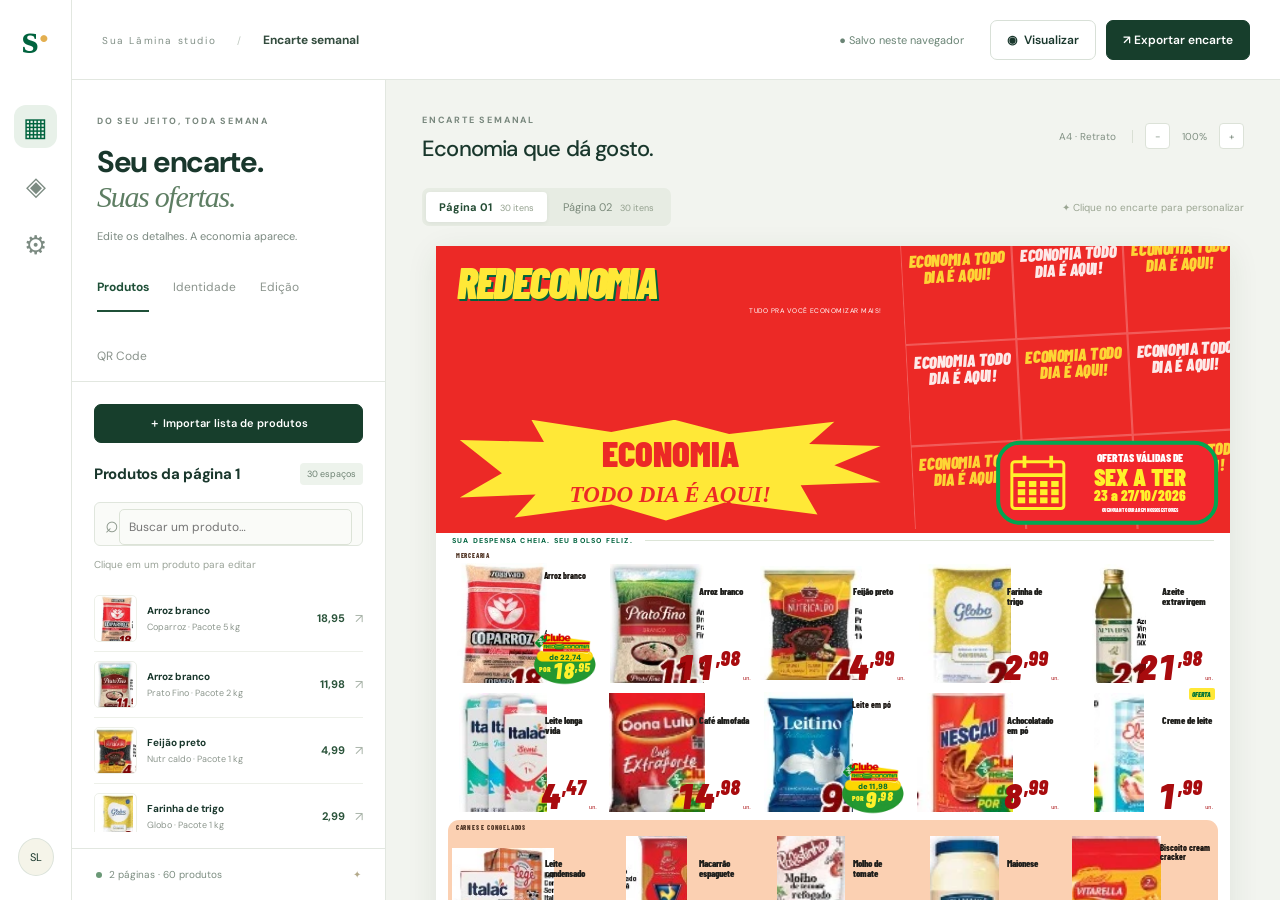
<file: site/index.html>
<!DOCTYPE html>
<html lang="pt-BR"><head><meta charset="UTF-8"><meta name="viewport" content="width=device-width,initial-scale=1"><meta name="theme-color" content="#00633e"><title>Sua Lâmina studio — Seu encarte, toda semana</title><link rel="stylesheet" href="style.css"><link rel="stylesheet" href="import.css"><link rel="stylesheet" href="responsive.css"><link rel="stylesheet" href="design.css"></head>
<body>
<aside class="rail"><a class="brand" href="#" aria-label="Sua Lâmina studio">s<span>·</span></a><button class="rail-button active" data-tab="products" title="Produtos">▦</button><button class="rail-button" data-tab="brand" title="Identidade visual">◈</button><button class="rail-button" data-tab="settings" title="Configurações">⚙</button><div class="rail-bottom">SL</div></aside>
<header class="topbar"><div class="breadcrumb">Sua Lâmina studio <span>/</span> <strong>Encarte semanal</strong></div><div class="top-actions"><button class="button mobile-only" id="mobileEditButton">☷ Editar</button><button class="button mobile-only" id="mobileImportButton">＋ Lista</button><span id="saveStatus" class="saved">● Salvo neste navegador</span><button class="button" id="previewButton">◉ <span>Visualizar</span></button><button class="button dark" id="exportButton">↗ Exportar encarte</button></div></header>
<div class="workspace">
<aside class="panel"><button class="mobile-only mobile-panel-close" id="closeMobilePanel" aria-label="Fechar painel">×</button><div class="panel-head"><span class="eyebrow">DO SEU JEITO, TODA SEMANA</span><h1>Seu encarte.<br><em>Suas ofertas.</em></h1><p>Edite os detalhes. A economia aparece.</p></div><div class="panel-tabs"><button class="active" data-tab="products">Produtos</button><button data-tab="brand">Identidade</button><button data-tab="settings">Edição</button></div>
<section id="productsPanel"><button class="button dark full import-launch" id="importListButton">＋ Importar lista de produtos</button><div class="section-title"><h2>Produtos da página <span id="pageNumber">1</span></h2><span class="count">30 espaços</span></div><label class="search"><span>⌕</span><input id="search" placeholder="Buscar um produto…" aria-label="Buscar produto"></label><div class="small-note">Clique em um produto para editar</div><div id="productList" class="product-list"></div></section>
<section id="brandPanel" hidden><h2>Identidade do encarte</h2><div id="brandFields"></div></section>
<section id="settingsPanel" hidden><h2>Dados da semana</h2><div id="settingsFields"></div><div class="info-box">Suas alterações são salvas automaticamente neste navegador. Baixe uma cópia de segurança para continuar em outro dispositivo.</div><button class="button full" id="backupButton">↓ Baixar cópia de segurança</button><label class="button full file-label">↑ Restaurar cópia<input id="restoreInput" type="file" accept="application/json" hidden></label><p class="help">As ofertas iniciais são exemplos baseados nas referências. Revise os valores e a validade antes de distribuir.</p></section>
<div class="panel-foot"><span class="green-dot"></span> 2 páginas · 60 produtos <span>✦</span></div></aside>
<main class="editor"><div class="canvas-toolbar"><div><span class="eyebrow">ENCarTE SEMANAL</span><h2 id="editionTitle">Economia que dá gosto.</h2></div><div class="view-tools"><span class="paper-label">A4 · Retrato</span><button id="zoomOut" aria-label="Diminuir zoom">−</button><span id="zoomLabel">100%</span><button id="zoomIn" aria-label="Aumentar zoom">+</button></div></div><div class="page-nav"><div class="segmented"><button class="active" data-page="0">Página 01 <span>30 itens</span></button><button data-page="1">Página 02 <span>30 itens</span></button></div><span class="canvas-tip">✦ Clique no encarte para personalizar</span></div><div class="paper-wrap"><div id="flyer" class="flyer"></div></div><div class="canvas-bottom"><span id="pageCaption">PÁGINA 01 DE 02</span><span>Feito para vender mais. ♡</span></div></main>
</div>
<dialog id="productDialog"><form id="productForm"><div class="dialog-head"><div><span class="eyebrow">UM PRODUTO, UMA BOA OFERTA</span><h2>Editar produto</h2></div><button class="icon-button" type="button" data-close aria-label="Fechar">×</button></div><div class="product-form-grid"><div><label class="image-upload"><img id="editImage" alt="Imagem do produto"><span>↥ Trocar foto</span><input id="imageInput" type="file" accept="image/*" hidden></label><button type="button" id="removeImage" class="text-button">Remover imagem</button><p class="help">PNG, JPG ou WebP. A foto é ajustada automaticamente.</p></div><div><label>Nome do produto<input name="name" maxlength="90" required></label><input name="description" type="hidden"><div class="two-cols"><label>Preço (R$)<input name="price" inputmode="decimal" required pattern="[0-9]+([.,][0-9]{1,2})?" title="Exemplo: 12,99"></label><label>Unidade<select name="unit"><option>un.</option><option>kg</option><option>cada</option><option>pacote</option><option>litro</option></select></label></div><div class="two-cols"><label>Preço anterior (R$)<input name="oldPrice" inputmode="decimal" pattern="[0-9]*([.,][0-9]{1,2})?"></label><label>Selo<select name="badge"><option value="">Sem selo</option><option>OFERTA</option><option>CLUBE</option><option>IMPERDÍVEL</option></select></label></div><fieldset class="design-controls"><legend>Modelo de preço</legend><label>Layout deste produto<select name="priceLayout"><option value="">Normal / Clube</option><option value="equivalent">Embalagem — vermelho e amarelo</option></select></label><p class="help">Neste modelo, o campo Preço é o valor da embalagem na parte vermelha. O valor abaixo aparece na parte amarela. O modelo substitui o selo de clube neste produto.</p><label>Texto da condição<textarea name="promoText" maxlength="120" placeholder="NESTA EMBALAGEM 500ML SAI POR"></textarea></label><label>Valor destacado na parte amarela (R$)<input name="promoPrice" inputmode="decimal" pattern="[0-9]*([.,][0-9]{1,2})?" placeholder="8,59"></label></fieldset><label>Categoria<input name="category" maxlength="35"></label><label>Posição no encarte<select id="positionSelect" name="position"></select></label></div></div><div class="dialog-actions"><button class="button" type="button" data-close>Cancelar</button><button class="button dark" type="submit">Salvar produto</button></div></form></dialog>
<dialog id="exportDialog"><div class="dialog-head"><div><span class="eyebrow">PRONTO PARA CIRCULAR</span><h2>Leve suas ofertas mais longe.</h2></div><button class="icon-button" data-close aria-label="Fechar">×</button></div><p>As duas páginas, com os 60 produtos e a sua identidade.</p><button class="export-option" id="printButton"><span>▤</span><div><strong>Imprimir ou salvar em PDF</strong><small>Abra a impressão e escolha “Salvar como PDF”.</small></div><b>↗</b></button><button class="export-option" id="htmlButton"><span>⌘</span><div><strong>Baixar encarte digital</strong><small>Arquivo HTML com as fotos. Abre no celular e computador.</small></div><b>↓</b></button><button class="export-option" id="backupExport"><span>◫</span><div><strong>Salvar versão editável</strong><small>Cópia de segurança para restaurar no editor.</small></div><b>↓</b></button><div class="info-box">O editor salva neste navegador. A exportação gera uma cópia das ofertas atuais; ela não sincroniza alterações com outros dispositivos.</div></dialog>
<dialog id="importDialog" class="wide-dialog"><div class="dialog-head"><div><span class="eyebrow">SUA SEMANA COMEÇA COM UMA LISTA</span><h2>Importar produtos</h2></div><button class="icon-button" data-close aria-label="Fechar importação">×</button></div><p class="import-intro">Cole até 60 produtos: <strong>nome; preço; clube ou normal</strong>. Também aceita colunas copiadas do Excel.</p><label class="import-label" for="listText">Lista da semana</label><textarea id="listText" spellcheck="false" placeholder="Arroz Camil 5 kg; 18,95; normal&#10;Café Pilão 500 g; 14,98; clube&#10;Nutella 350 g; 22,90; clube"></textarea><div class="import-input-actions"><label class="button">↑ Abrir TXT / CSV<input id="listFile" type="file" accept=".txt,.csv,.tsv,text/plain,text/csv" hidden></label><button class="button" id="listExample">Ver exemplo</button><button class="button dark" id="parseListButton">Conferir lista →</button></div><div id="listErrors" role="alert"></div><section id="importReview" hidden><div class="import-review-head"><div><h3 id="listSummary">Produtos prontos</h3><p class="help">Clube indica que o preço informado é exclusivo para membros. Nenhum preço é pesquisado ou inventado.</p></div><select id="importMode" aria-label="Modo de importação"><option value="replace">Novo encarte · limpar os espaços restantes</option><option value="overlay">Manter produtos nas posições restantes</option></select></div><div class="image-search-bar"><div><strong>Fotos da internet, sem fundo</strong><p>Busca em catálogo público de produtos. Para ativar no computador, abra Iniciar-encarte.cmd e mantenha a janela aberta. Confira marca, tamanho e recorte das fotos sugeridas.</p></div><button class="button dark" id="batchImagesButton">⌕ Buscar fotos e recortar</button><button class="button" id="cancelImagesButton" hidden>Interromper</button></div><div id="batchProgress" class="batch-progress" role="status"></div><div class="import-table-wrap"><table class="import-table"><thead><tr><th>Foto</th><th>Produto</th><th>Preço</th><th>Clube</th><th>Imagem</th></tr></thead><tbody id="importRows"></tbody></table></div><p class="help">Uma busca completa de 60 itens pode levar vários minutos. Você pode interromper e continuar, trocar uma sugestão ou enviar sua própria foto. Itens não encontrados ficam sinalizados.</p><div class="dialog-actions"><button class="button" id="backupBeforeImport">↓ Backup da edição atual</button><button class="button dark" id="applyListButton">Aplicar ao encarte</button></div></section></dialog>
<dialog id="imageDialog" class="wide-dialog"><div class="dialog-head"><div><span class="eyebrow">A EMBALAGEM CERTA FAZ A DIFERENÇA</span><h2>Escolher foto do produto</h2></div><button class="icon-button" data-close aria-label="Fechar busca de foto">×</button></div><div class="photo-query"><input id="photoQuery" aria-label="Nome do produto para buscar foto" placeholder="Produto, marca e tamanho"><button class="button dark" id="photoSearchButton">Buscar na internet</button></div><p class="help">Fonte: Open Food Facts. O catálogo pode não incluir todas as marcas ou produtos. Sua lista envia apenas o nome pesquisado, sem os preços.</p><div id="photoSearchStatus" role="status"></div><div id="photoCandidates" class="photo-candidates"></div><div class="photo-workbench" id="photoWorkbench" hidden><div><span class="eyebrow">ORIGINAL</span><div class="checker"><img id="originalPhoto" alt="Foto original do produto"></div></div><div><span class="eyebrow">RESULTADO</span><div class="checker"><img id="processedPhoto" alt="Prévia da foto sem fundo"></div></div></div><div id="photoSource" class="help"></div><div class="photo-tools"><label class="button">↥ Enviar foto<input id="photoUpload" type="file" accept="image/*" hidden></label><button class="button" id="removeBackgroundButton" disabled>✦ Remover fundo com IA</button><button class="button" id="quickBackgroundButton" disabled>Remover fundo branco</button></div><p class="help">O recorte com IA baixa um modelo na primeira utilização e processa a imagem neste dispositivo. O recorte rápido remove somente o fundo claro ligado às bordas. Revise produtos brancos ou transparentes.</p><div class="dialog-actions"><button class="button" id="stopPhotoButton" hidden>Interromper</button><button class="button dark" id="usePhotoButton" disabled>Usar foto sem fundo</button></div></dialog>
<div id="toast" role="status"></div><div id="printArea"></div><script src="xlsx.full.min.js"></script><script src="list-parser.js"></script><script src="product-images.js"></script><script src="app.js"></script><script src="design.js"></script><script src="footer.js"></script><script src="import-ui.js"></script><script src="excel-import.js"></script><script src="irene-import.js"></script><script src="qrcode.js"></script><script src="publication.js"></script></body></html>
</file>
<file: site/style.css>
@import url('https://fonts.googleapis.com/css2?family=Barlow+Condensed:wght@500;600;700;800;900&family=DM+Sans:wght@400;500;600;700&display=swap');
:root{--ink:#19372c;--muted:#7c8881;--border:#e2e7e0;--green:#00633e;--red:#dc2926;--yellow:#ffe837}*{box-sizing:border-box}body{margin:0;background:#f2f4ef;color:var(--ink);font:14px 'DM Sans',Arial,sans-serif}button,input,select,textarea{font:inherit}button,label.file-label{cursor:pointer}button{color:inherit}button:focus-visible,a:focus-visible,input:focus-visible{outline:3px solid #b4d6c0;outline-offset:2px}button{transition:background .15s,transform .15s}button:hover{filter:brightness(.96)}.rail{width:72px;background:#fff;position:fixed;inset:0 auto 0 0;border-right:1px solid var(--border);display:flex;align-items:center;flex-direction:column;z-index:20;gap:16px}.brand{font:bold 43px Georgia;color:var(--green);text-decoration:none;padding:17px 0 29px;line-height:1}.brand span{color:#e3af50}.rail-button{border:0;background:transparent;width:43px;height:43px;border-radius:12px;font-size:26px;color:#7c8b82}.rail-button.active{background:#e8f1e9;color:var(--green)}.rail-bottom{margin-top:auto;margin-bottom:24px;border:1px solid #dce3da;background:#f5f4e9;border-radius:50%;font-size:11px;padding:11px}.topbar{height:80px;background:#fff;border-bottom:1px solid var(--border);margin-left:72px;display:flex;align-items:center;justify-content:space-between;padding:0 30px;gap:20px}.breadcrumb{font-size:10px;letter-spacing:1.6px;color:#829087}.breadcrumb span{margin:0 16px;color:#bfc8bf}.breadcrumb strong{font-size:12px;letter-spacing:0;color:#334c3e}.top-actions{display:flex;gap:10px;align-items:center}.saved{font-size:11px;color:#6a8475;margin-right:16px}.button{background:#fff;border:1px solid #d8e0d7;border-radius:7px;padding:11px 16px;font-weight:600;font-size:12px;display:inline-flex;align-items:center;justify-content:center;gap:7px}.dark{background:#173e2c;border-color:#173e2c;color:white}.workspace{display:grid;grid-template-columns:314px minmax(0,1fr);margin-left:72px;min-height:calc(100vh - 80px)}.panel{background:#fff;border-right:1px solid var(--border);position:relative;padding-bottom:68px;height:calc(100vh - 80px);display:flex;flex-direction:column}.panel-head{padding:30px 25px 22px}.eyebrow{font-size:9px;letter-spacing:1.8px;font-weight:700;color:#78877d;text-transform:uppercase}h1{font-size:30px;letter-spacing:-1.3px;line-height:1.18;margin:16px 0 12px}h1 em{font-family:Georgia,serif;font-weight:400;color:#5e7e63}p{line-height:1.65}.panel-head p{font-size:11px;color:#7b8980;margin:0}.panel-tabs{display:flex;gap:24px;padding:0 25px;border-bottom:1px solid var(--border)}.panel-tabs button{background:none;border:0;padding:12px 0 15px;font-size:12px;color:#8b948d;border-bottom:2px solid transparent}.panel-tabs button.active{color:#1f5038;border-color:#1f5038;font-weight:bold}.panel section{padding:22px 22px 12px;overflow:auto;flex:1}.panel section[hidden]{display:none}.section-title{display:flex;align-items:center;justify-content:space-between}h2{font-size:15px;letter-spacing:-.3px;margin:0 0 16px}.section-title h2{margin:0}.count{font-size:9px;color:#6e8273;background:#edf3ec;border-radius:4px;padding:5px 7px}.search{margin:17px 0 12px;border:1px solid #e0e6dd;border-radius:6px;display:flex;align-items:center;padding:0 10px;background:#fafbf8}.search span{font-size:23px;color:#8b978b}.search input{border:0;background:transparent;padding:10px;width:100%;font-size:11px;outline:none}.small-note{font-size:10px;color:#9aA398;margin-bottom:15px}.product-row{display:flex;gap:10px;align-items:center;text-align:left;width:100%;background:white;border:0;border-bottom:1px solid #edf0e9;padding:9px 0}.product-row:hover{background:#f7f9f4}.product-row .thumb{width:43px;height:47px;border:1px solid #edf0e9;border-radius:5px;object-fit:contain;background:#fff}.product-row .row-info{flex:1;min-width:0}.product-row strong{font-size:10px;display:block;overflow:hidden;text-overflow:ellipsis;white-space:nowrap}.product-row small{font-size:9px;color:#8d978e;display:block;margin-top:4px}.product-row b{font-size:11px;color:#2a533a;white-space:nowrap}.product-row .edit-arrow{font-size:13px;color:#a8b3a8}.panel-foot{position:absolute;bottom:0;left:0;right:0;display:flex;align-items:center;gap:7px;padding:19px 24px;border-top:1px solid var(--border);background:#fff;font-size:10px;color:#7c8d80}.panel-foot>span:last-child{margin-left:auto;color:#b4aa8b}.green-dot{width:6px;height:6px;background:#6a9876;border-radius:50%}.editor{padding:29px 36px 20px;overflow:auto;height:calc(100vh - 80px)}.canvas-toolbar{display:flex;align-items:center;justify-content:space-between;gap:15px}.canvas-toolbar h2{font-size:22px;margin:7px 0 0;font-weight:500;letter-spacing:-.8px}.view-tools{display:flex;align-items:center;gap:12px;color:#819083;font-size:10px}.view-tools button{border:1px solid #dce2d8;border-radius:4px;background:#fff;width:25px;height:26px}.paper-label{border-right:1px solid #d9dfd4;padding-right:16px}.page-nav{display:flex;justify-content:space-between;align-items:center;margin:25px 0 20px}.segmented{display:flex;background:#e7ece3;padding:4px;border-radius:7px;gap:3px}.segmented button{background:none;border:0;padding:8px 13px;font-size:11px;border-radius:4px;color:#7b8a7b}.segmented button.active{background:#fff;color:#244c34;box-shadow:0 1px 4px #1c342b10;font-weight:700}.segmented span{font-size:9px;margin-left:5px;font-weight:400;color:#93a08e}.canvas-tip{font-size:10px;color:#9aa592}.paper-wrap{display:flex;justify-content:center;min-width:0;padding:0 10px 12px}.flyer{width:794px;flex-shrink:0;background:#fff;box-shadow:0 7px 30px #23412617;container-type:inline-size;color:#202820;--primary:#00633e;--accent:#dc2926;--highlight:#ffe837}.flyer-header{position:relative;display:flex;justify-content:space-between;align-items:center;background:var(--primary);color:var(--highlight);padding:2.7cqw 3cqw 3cqw;border-bottom:1cqw solid var(--accent);gap:2cqw;overflow:hidden;min-height:19cqw}.flyer-header:before{content:'';position:absolute;width:35cqw;height:35cqw;border:1px solid #ffffff18;border-radius:50%;left:40%;top:-20cqw;box-shadow:0 0 0 4cqw #ffffff08,0 0 0 8cqw #ffffff07;pointer-events:none}.flyer-logo{position:relative;z-index:1;max-width:42%;min-width:0}.flyer-logo img{max-width:100%;max-height:7cqw;object-fit:contain}.store-name{font:900 italic 5.6cqw 'Barlow Condensed','Arial Narrow',sans-serif;letter-spacing:-.2cqw;line-height:.9;overflow-wrap:anywhere}.store-tagline{font-size:1cqw;color:white;letter-spacing:.06cqw;margin-top:1.1cqw;text-transform:uppercase}.campaign{position:relative;text-align:right;max-width:54%;z-index:1}.campaign small{font-size:1cqw;letter-spacing:.25cqw;color:#ffffffb3}.campaign h3{font:900 5.5cqw/.9 'Barlow Condensed','Arial Narrow',sans-serif;text-transform:uppercase;margin:.8cqw 0}.campaign h3 i{color:white;font-family:Georgia,serif;font-size:3.3cqw;font-weight:400}.validity-bar{display:flex;justify-content:space-between;align-items:center;padding:1.1cqw 3cqw;background:var(--highlight);color:#223a23;font-size:1.15cqw;font-weight:bold;gap:2cqw}.validity-bar span:last-child{font-size:.9cqw;letter-spacing:.1cqw}.flyer-section{display:flex;align-items:center;gap:1.5cqw;padding:1.6cqw 2.5cqw 1cqw;color:var(--primary);text-transform:uppercase;font-size:1.2cqw;letter-spacing:.15cqw;font-weight:700}.flyer-section:after{content:'';height:1px;background:#dce5d7;flex:1}.products-grid{display:grid;grid-template-columns:repeat(5,minmax(0,1fr));padding:0 2cqw 1.6cqw}.offer{position:relative;text-align:left;padding:1.2cqw 1cqw .9cqw;border-right:1px solid #e8eade;border-bottom:1px solid #e8eade;min-width:0;background:#fff;cursor:pointer;display:flex;flex-direction:column;min-height:17.6cqw}.offer:nth-child(5n){border-right:0}.offer:nth-last-child(-n+5){border-bottom:0}.offer:hover{outline:2px solid var(--primary);outline-offset:-2px;background:#f7fbf4;z-index:1}.offer-image{width:100%;height:8cqw;object-fit:contain;mix-blend-mode:multiply;display:block;margin:.5cqw auto 1cqw}.offer-placeholder{height:8cqw;display:flex;align-items:center;justify-content:center;color:#9eaa99;font-size:3cqw;background:#f5f7f0}.offer-name{font:700 1.4cqw/1.08 'Barlow Condensed','Arial Narrow',Arial,sans-serif;min-height:1.6cqw;margin:0;overflow-wrap:anywhere}.offer-desc{font-size:.86cqw;color:#66725f;line-height:1.2;margin:.35cqw 0 .5cqw;min-height:1cqw}.offer-price{font:900 italic 4.3cqw/.9 'Barlow Condensed','Arial Narrow',sans-serif;color:var(--accent);letter-spacing:-.15cqw;display:flex;align-items:flex-start;gap:.15cqw;margin-top:auto}.offer-price sup{font-size:2.25cqw;line-height:1;padding-top:.1cqw;letter-spacing:-.05cqw}.offer-price small{font:500 .8cqw Arial;letter-spacing:0;align-self:flex-end;margin-left:.3cqw;margin-bottom:.3cqw;color:#617158}.price-prefix{font:700 .8cqw Arial;letter-spacing:0;align-self:center;margin-right:.15cqw}.offer-badge{position:absolute;top:.7cqw;left:.6cqw;font-size:.65cqw;font-weight:bold;background:var(--highlight);color:var(--primary);border-radius:2px;padding:.3cqw .5cqw;z-index:2}.old-price{font-size:.8cqw;color:#89947f;text-decoration:line-through;min-height:1cqw;margin-top:.2cqw}.flyer-footer{background:var(--primary);color:white;padding:1.8cqw 3cqw 1.5cqw}.footer-top{display:flex;justify-content:space-between;align-items:center;border-bottom:1px solid #ffffff2b;padding-bottom:1.2cqw;margin-bottom:1cqw;gap:2cqw}.footer-top strong{font:800 2.5cqw 'Barlow Condensed','Arial Narrow',sans-serif;color:var(--highlight)}.footer-top span{font-size:1.05cqw}.footer-details{display:flex;justify-content:space-between;gap:3cqw;font-size:.95cqw;white-space:pre-line;line-height:1.5}.footer-note{font-size:.63cqw;line-height:1.4;margin-top:1.2cqw;opacity:.75}.flyer-number{font-size:.8cqw;color:var(--highlight);text-align:right;margin-top:.6cqw}.canvas-bottom{max-width:794px;margin:15px auto 0;display:flex;justify-content:space-between;font-size:8px;letter-spacing:1.3px;color:#93a08e}.canvas-bottom span:last-child{font-size:10px;letter-spacing:0}.panel label:not(.search):not(.file-label),#productForm label{display:block;font-size:11px;font-weight:500;margin-bottom:14px}.panel input:not([type=file]),.panel textarea,.panel select,#productForm input:not([type=file]),#productForm select{width:100%;margin-top:6px;border:1px solid #dce3d7;border-radius:5px;padding:9px;background:#fafbf8;color:#29452e;font-size:12px}.panel textarea{min-height:74px;resize:vertical}.panel input[type=color]{height:38px;padding:3px;cursor:pointer}.two-cols{display:grid;grid-template-columns:1fr 1fr;gap:12px}.full{width:100%;margin-top:10px}.info-box{font-size:11px;line-height:1.6;padding:13px;border-radius:6px;background:#f1f5ec;color:#6e8064;margin:16px 0}.help{font-size:10px;color:#8a9687;line-height:1.65}.image-field{display:flex;align-items:center;gap:8px;margin:10px 0 18px}.image-field img{width:70px;height:45px;object-fit:contain;border:1px solid #e5e8df}.image-field label{margin:0!important}.text-button{border:0;background:none;font-size:10px;color:#8e7866;padding:5px 0}dialog{border:1px solid #e0e5d9;border-radius:13px;color:var(--ink);padding:27px;box-shadow:0 20px 100px #132a2b30;width:590px;max-width:94vw}dialog::backdrop{background:#19372c66;backdrop-filter:blur(3px)}.dialog-head{display:flex;align-items:flex-start;justify-content:space-between;margin-bottom:22px}.dialog-head h2{font-size:24px;margin:8px 0 0;letter-spacing:-.8px}.icon-button{border:0;background:#f0f3ec;border-radius:50%;width:29px;height:29px;font-size:22px}.product-form-grid{display:grid;grid-template-columns:155px 1fr;gap:24px}.image-upload{height:180px;border:1px dashed #c9d6c1;border-radius:8px;background:#f8faf5;text-align:center;padding:15px;cursor:pointer}.image-upload img{height:120px;width:100%;object-fit:contain;display:block}.image-upload span{display:block;margin-top:12px;font-size:11px}.dialog-actions{display:flex;justify-content:flex-end;gap:10px;margin-top:22px;border-top:1px solid var(--border);padding-top:20px}#exportDialog p{font-size:12px;color:#7f8e7b}.export-option{width:100%;border:1px solid #dce4d6;border-radius:8px;background:#fff;display:flex;align-items:center;text-align:left;gap:14px;padding:18px;margin:10px 0}.export-option>span{font-size:25px;background:#edf3e8;border-radius:6px;padding:8px}.export-option strong,.export-option small{display:block}.export-option strong{font-size:13px}.export-option small{font-size:10px;color:#8b9885;margin-top:5px}.export-option b{margin-left:auto}#toast{position:fixed;bottom:25px;left:50%;transform:translate(-50%,20px);background:#183f2b;color:#fff;padding:13px 22px;box-shadow:0 5px 30px #183f2b30;border-radius:8px;font-size:12px;z-index:100;opacity:0;pointer-events:none;transition:.2s}#toast.show{opacity:1;transform:translate(-50%,0)}#printArea{display:none}body.preview .panel,body.preview .rail{display:none}body.preview .workspace{margin-left:0;display:block}body.preview .topbar{margin-left:0}body.preview .editor{height:auto;min-height:calc(100vh - 80px)}body.preview .canvas-tip{display:none}
@media(min-width:1450px){.editor{padding-left:60px;padding-right:60px}.workspace{grid-template-columns:330px minmax(0,1fr)}}@media(max-width:1150px){.saved{display:none}.canvas-tip{display:none}.editor{padding:26px 20px}.workspace{grid-template-columns:285px minmax(0,1fr)}.panel-head{padding-left:22px}.paper-label{display:none}.view-tools{gap:7px}.canvas-toolbar h2{font-size:18px}}@media(max-width:750px){.rail{width:48px}.brand{font-size:32px}.rail-button{width:34px;height:36px;font-size:23px}.topbar{margin-left:48px;padding:0 12px;height:65px}.breadcrumb{display:none}.top-actions{width:100%;justify-content:space-between}.button{padding:10px 12px;font-size:11px}.workspace{margin-left:48px;display:flex;flex-direction:column-reverse}.panel{height:440px;border-top:1px solid var(--border);width:100%}.panel-head{display:none}.panel-tabs{padding-top:5px}.editor{height:auto;padding:22px 10px 25px;overflow:hidden}.view-tools{font-size:8px}.canvas-toolbar h2{font-size:17px}.canvas-toolbar .eyebrow{font-size:8px}.page-nav{margin:18px 0}.segmented button{padding:8px 10px}.segmented span{display:none}.paper-wrap{padding:0}.canvas-bottom{font-size:7px}.product-list{display:grid;grid-template-columns:1fr 1fr;column-gap:15px}.product-form-grid{grid-template-columns:95px 1fr;gap:15px}.image-upload{height:140px;padding:8px}.image-upload img{height:90px}dialog{padding:20px}.dialog-head h2{font-size:20px}.two-cols{gap:7px}.offer:hover{outline:none}}
.flyer{aspect-ratio:210/297;display:flex;flex-direction:column}.flyer-header{min-height:17cqw;flex-shrink:0;padding:2.2cqw 3cqw}.validity-bar,.flyer-section,.flyer-footer{flex-shrink:0}.products-grid{flex:1;min-height:0;grid-template-rows:repeat(6,minmax(0,1fr))}.offer{min-height:0;padding:.6cqw 1cqw}.offer-image,.offer-placeholder{height:5.7cqw;flex-shrink:0;margin:.3cqw auto .5cqw}.offer-name{font-size:1.3cqw;line-height:1.05;min-height:2.7cqw;display:-webkit-box;-webkit-line-clamp:2;-webkit-box-orient:vertical;overflow:hidden}.offer-desc{font-size:.78cqw;line-height:1.15;min-height:1.8cqw;margin:.2cqw 0;display:-webkit-box;-webkit-line-clamp:2;-webkit-box-orient:vertical;overflow:hidden}.offer-price{font-size:3.7cqw}.offer-price sup{font-size:2cqw}.old-price{font-size:.75cqw;min-height:1cqw;line-height:1}.flyer-footer{padding:1.4cqw 3cqw 1.2cqw}.footer-top strong{font-size:2.15cqw}.footer-details{font-size:.85cqw}.footer-note{font-size:.6cqw}.footer-top{padding-bottom:.8cqw;margin-bottom:.7cqw}
.offer-image,.offer-placeholder{height:5cqw}.offer-name{min-height:2.5cqw}.offer-desc{min-height:1.6cqw}.offer-price{font-size:3.5cqw}
@media print{@page{size:A4 portrait;margin:0}body{background:white}.rail,.topbar,.workspace,dialog,#toast{display:none!important}#printArea{display:block!important}.flyer{width:210mm;height:296.8mm;aspect-ratio:auto;box-shadow:none;break-after:page;overflow:hidden;print-color-adjust:exact;-webkit-print-color-adjust:exact;display:flex;flex-direction:column}.flyer:last-child{break-after:auto}.flyer-footer{margin-top:auto}.offer:hover{outline:none;background:#fff}}
</file>
<file: site/import.css>
.import-launch{margin:0 0 20px;font-size:11px}.wide-dialog{width:850px;max-height:92vh;overflow:auto}.import-intro{font-size:13px;color:#6b7e6c}.import-label{font-size:12px;font-weight:600;display:block;margin:17px 0 8px}#listText{width:100%;height:160px;resize:vertical;border:1px solid #cbd8c7;border-radius:8px;background:#fafcf7;padding:15px;font:13px/1.9 ui-monospace,Consolas,monospace;color:#23452e}.import-input-actions{display:flex;gap:8px;flex-wrap:wrap;margin-top:12px}.import-input-actions>button:last-child{margin-left:auto}#listErrors:empty{display:none}#listErrors{color:#9b3225;background:#fff0e8;padding:15px;margin-top:16px;border-radius:7px;font-size:12px;line-height:1.6}#importReview{border-top:1px solid #e0e8da;margin-top:22px;padding-top:22px}.import-review-head{display:flex;gap:20px;align-items:flex-start;justify-content:space-between}.import-review-head h3{margin:0;font-size:17px}.import-review-head .help{max-width:380px;margin-top:8px}.import-review-head select{max-width:265px;font-size:11px;background:#fff;border:1px solid #ced9c9;padding:9px;border-radius:6px;color:#3c5b3c}.image-search-bar{display:flex;align-items:center;justify-content:space-between;gap:15px;padding:16px;background:#edf4e8;border-radius:8px;margin:12px 0}.image-search-bar strong{font-size:13px}.image-search-bar p{font-size:11px;color:#778b6c;margin:6px 0 0;max-width:390px;line-height:1.5}.image-search-bar .button{flex-shrink:0}.batch-progress{font-size:12px;color:#326143;line-height:1.6;margin:12px 0}.import-table-wrap{max-height:380px;overflow:auto;border:1px solid #e0e7da;border-radius:8px}.import-table{width:100%;border-collapse:collapse}.import-table th{background:#f3f6ed;padding:10px;text-align:left;font-size:10px;color:#78906b;position:sticky;top:0;z-index:2}.import-table td{padding:10px;border-top:1px solid #e5ebdf;font-size:11px}.import-table td:nth-child(2){max-width:230px;overflow-wrap:anywhere}.import-table td strong{display:block;font-size:11px}.import-table td small{display:block;color:#9aa38f;font-size:9px;margin-top:5px}.draft-photo{height:50px;width:50px;display:flex;justify-content:center;align-items:center;border:1px solid #e0e6db;border-radius:5px;color:#7f9b6c;font-size:24px;padding:3px}.draft-photo img{width:100%;height:100%;object-fit:contain}.checker{background-color:#fff;background-image:linear-gradient(45deg,#edf0e9 25%,transparent 25%),linear-gradient(-45deg,#edf0e9 25%,transparent 25%),linear-gradient(45deg,transparent 75%,#edf0e9 75%),linear-gradient(-45deg,transparent 75%,#edf0e9 75%);background-size:16px 16px;background-position:0 0,0 8px,8px -8px,-8px 0}.import-price{white-space:nowrap;font-weight:700}.club-checkbox{display:flex;align-items:center;gap:5px;font-size:10px;white-space:nowrap;cursor:pointer}.club-checkbox input{accent-color:#00633e}.image-status{display:block;font-size:10px;line-height:1.4;color:#8e755c;max-width:210px}.image-status.has-image{color:#387a4c}.import-table .text-button{font-size:10px;text-decoration:underline;color:#487246}.busy{pointer-events:none;opacity:.65}.photo-query{display:flex;gap:10px}.photo-query input{flex:1;min-width:0;border:1px solid #ccd9c4;border-radius:7px;padding:12px;color:#29452e;background:#fafcf7}.photo-query .button{flex-shrink:0}.photo-candidates{display:grid;grid-template-columns:repeat(4,minmax(0,1fr));gap:10px;margin:15px 0}.photo-candidate{border:1px solid #dce6d3;border-radius:8px;background:white;padding:10px;text-align:left;display:flex;flex-direction:column;gap:7px;min-width:0}.photo-candidate:hover{border-color:#487146;background:#f4f9ee}.photo-candidate img{height:100px;width:100%;object-fit:contain}.photo-candidate strong{font-size:11px;overflow-wrap:anywhere}.photo-candidate small{font-size:10px;color:#89997d}.photo-candidate span{font-size:10px;color:#357048;margin-top:auto}.photo-workbench{display:grid;grid-template-columns:1fr 1fr;gap:20px;margin:20px 0}.photo-workbench[hidden]{display:none}.photo-workbench .checker{height:210px;border:1px solid #e1e8db;border-radius:8px;margin-top:10px;padding:10px;display:flex;align-items:center;justify-content:center}.photo-workbench img{height:100%;width:100%;object-fit:contain}.photo-workbench img:not([src]){display:none}.photo-tools{display:flex;gap:10px;flex-wrap:wrap}.photo-tools input{display:none}#photoSearchStatus{padding:10px 0;color:#4b7149;font-size:12px;line-height:1.6}.product-image-tools{margin:5px 0 12px}.product-image-tools .button{font-size:10px;margin-top:7px;padding:9px 4px}.product-image-tools a,#photoSource a{color:#52744c}.offer.is-club .offer-badge{background:var(--primary);color:var(--highlight)}.offer.is-club .offer-price{color:var(--primary)}.photo-credit{position:absolute;right:.4cqw;top:.3cqw;font:500 .55cqw Arial;color:#76866a;text-decoration:none;z-index:3}.footer-note a{color:inherit}.empty-offer{align-items:center;justify-content:center;color:#bac7ae;background:#fafcf7;gap:1cqw}.empty-offer>span{font-size:3cqw}.empty-offer small{font-size:.9cqw}.image-upload{height:165px}.image-upload img{height:105px}.button:disabled{opacity:.45;cursor:wait}.source-notices{font-size:10px;color:#85907c;margin-top:12px}.source-notices a{color:inherit}
@media(max-width:650px){.wide-dialog{padding:18px;max-width:97vw}.import-review-head{flex-direction:column;gap:7px}.import-review-head select{max-width:100%;width:100%}.image-search-bar{flex-direction:column;align-items:stretch}.photo-candidates{grid-template-columns:repeat(2,minmax(0,1fr))}.import-table td{padding:7px}.import-table td:nth-child(2){min-width:120px}.import-table-wrap{max-height:330px}.import-input-actions>button:last-child{margin-left:0}.photo-query{flex-direction:column}.photo-workbench{gap:10px}.photo-workbench .checker{height:150px}.photo-tools .button{font-size:10px}.dialog-actions{flex-wrap:wrap}.club-checkbox span{display:none}.import-table th{padding:8px}.import-table td:last-child{min-width:130px}}
@media print{.empty-offer{background:white}.empty-offer span,.empty-offer small{display:none}.photo-credit{color:#6e7c66}}

#excelImport label{display:block;margin:12px 0;font-size:13px}#excelImport select,#excelImport input{display:block;width:100%;padding:10px;margin-top:5px;border:1px solid #ccd6c5;border-radius:5px;background:white;font-size:16px}#excelError{color:#a32424;margin-top:12px;white-space:pre-wrap}
</file>
<file: site/responsive.css>
/* Larger offer content. Print still contains two pages of 30 offers. */
[hidden]{display:none!important}
.flyer-header{min-height:12cqw;padding:1.2cqw 2.5cqw}.store-name{font-size:4.7cqw}.store-tagline{font-size:.9cqw;margin-top:.7cqw}.campaign h3{font-size:4.4cqw;margin:.5cqw 0}.campaign h3 i{font-size:2.6cqw}.campaign small{font-size:.8cqw}.offer{padding:.2cqw .8cqw}.offer-image,.offer-placeholder{height:6.2cqw;margin:0 auto}.offer-name{font-size:1.6cqw;line-height:1.03;min-height:3.3cqw}.offer-desc{font-size:1cqw;line-height:1.08;min-height:2.2cqw;margin:.1cqw 0}.offer-price{font-size:4.2cqw;line-height:1.05}.offer-price sup{font-size:2.35cqw}.offer-price small{font-size:.85cqw}.old-price{min-height:.85cqw;font-size:.8cqw;margin-top:0}.offer-badge{font-size:.8cqw;top:.25cqw;left:.4cqw}.photo-credit{font-size:.6cqw}.flyer-section{padding:1cqw 2.5cqw .7cqw}.flyer-footer{padding:1cqw 2.5cqw}.footer-top{margin-bottom:.5cqw;padding-bottom:.5cqw}.footer-note{margin-top:.6cqw}.mobile-only{display:none}dialog{max-height:92dvh;overflow:auto}.photo-candidate:focus-visible{outline:3px solid #70a263}
@media screen and (max-width:750px){
 body{overflow-x:hidden}.rail{display:none}.topbar{margin-left:0;height:68px;padding:0 12px;position:sticky;top:0;z-index:25}.top-actions{gap:6px}.top-actions .button{min-height:44px;padding:10px;font-size:12px}.top-actions #previewButton{display:none}.mobile-only{display:inline-flex}.workspace{margin-left:0;display:block}.editor{padding:20px 10px;height:auto;overflow:visible}.canvas-toolbar{align-items:flex-start}.canvas-toolbar h2{font-size:23px}.canvas-toolbar .eyebrow{font-size:10px}.view-tools{display:none}.page-nav{position:sticky;top:68px;background:#f2f4ef;z-index:15;margin:15px -10px 0;padding:10px;box-shadow:0 3px 8px #12351208}.segmented{width:100%;padding:4px}.segmented button{width:50%;font-size:14px;padding:12px;min-height:44px}.segmented span{display:inline;font-size:11px}.paper-wrap{padding:10px 0 0}.flyer{width:100%!important;aspect-ratio:auto;box-shadow:none;background:#f2f4ef;border-radius:14px;overflow:hidden}.flyer-header{min-height:125px;padding:20px 15px;border-bottom-width:6px;gap:12px}.flyer-logo{max-width:48%}.store-name{font-size:28px;letter-spacing:-1px}.store-tagline{font-size:8px;margin-top:8px;line-height:1.4}.flyer-logo img{max-height:60px}.campaign{max-width:48%}.campaign h3{font-size:30px;margin:6px 0}.campaign h3 i{font-size:18px;line-height:1.2}.campaign small{font-size:8px;letter-spacing:1px}.validity-bar{font-size:11px;padding:12px 15px;line-height:1.5;flex-wrap:wrap;gap:4px}.validity-bar span:last-child{font-size:9px;letter-spacing:.6px}.flyer-section{font-size:12px;padding:18px 6px 12px;letter-spacing:1px;line-height:1.5}.products-grid{display:grid;grid-template-columns:repeat(2,minmax(0,1fr));grid-template-rows:none;gap:10px;padding:0 0 16px}.offer{border:1px solid #e0e6da!important;border-radius:11px;padding:14px 10px 12px;min-height:295px;gap:0;background:#fff;box-shadow:0 2px 5px #153a2510}.offer-image,.offer-placeholder{height:130px;min-height:130px;margin:9px auto 8px;width:100%;mix-blend-mode:normal}.offer-placeholder{font-size:35px}.offer-name{font-size:19px;line-height:1.06;min-height:41px;-webkit-line-clamp:3}.offer-desc{font-size:12px;line-height:1.25;min-height:30px;margin:4px 0 7px;-webkit-line-clamp:3}.old-price{font-size:11px;min-height:13px}.offer-price{font-size:42px;letter-spacing:-1px;gap:1px;line-height:1;margin-top:auto}.offer-price sup{font-size:23px;letter-spacing:-.4px;padding-top:3px}.offer-price small{font-size:10px;margin:0 0 5px 2px}.price-prefix{font-size:10px;margin-right:3px;letter-spacing:0}.offer-badge{font-size:9px;padding:3px 5px;top:7px;left:7px}.photo-credit{font-size:8px;right:6px;top:8px}.empty-offer{min-height:110px;color:#8da181;background:#fafcf7}.empty-offer>span{font-size:30px}.empty-offer small{font-size:12px}.flyer-footer{padding:20px 16px;border-radius:10px}.footer-top{align-items:flex-start;flex-direction:column;gap:9px;padding-bottom:13px;margin-bottom:13px}.footer-top strong{font-size:24px;line-height:1.1}.footer-top span{font-size:12px}.footer-details{font-size:12px;gap:15px;flex-direction:column}.footer-note{font-size:10px;margin-top:15px;line-height:1.5}.flyer-number{font-size:10px;margin-top:13px}.canvas-bottom{font-size:9px;gap:10px}.canvas-bottom span:last-child{font-size:10px}.panel{display:none;position:fixed;z-index:35;inset:68px 0 0;height:calc(100dvh - 68px);border:0;padding-bottom:55px;box-shadow:0 15px 80px #173b2d50}.mobile-panel-open .panel{display:flex}.mobile-panel-close{position:absolute;right:12px;top:9px;width:38px;height:38px;align-items:center;justify-content:center;border:0;border-radius:8px;background:#edf3e7;font-size:22px}.panel-tabs{padding:7px 55px 0 22px;gap:24px}.panel-tabs button{font-size:14px;padding:16px 0}.panel section{padding:18px 20px}.product-list{display:block}.product-row{gap:14px;padding:13px 0;min-height:77px}.product-row .thumb{width:56px;height:60px}.product-row strong{font-size:14px}.product-row small{font-size:12px}.product-row b{font-size:15px}.panel h2{font-size:16px}.search input,.panel input:not([type=file]),.panel textarea,.panel select,#productForm input:not([type=file]),#productForm select{font-size:16px;min-height:44px}.panel label:not(.search):not(.file-label),#productForm label{font-size:13px}.panel .help,.panel .info-box{font-size:12px}.panel .button{min-height:44px;font-size:13px}.panel-foot{font-size:12px;padding:17px 20px}.small-note{font-size:12px}.count{font-size:11px}.search{margin-top:18px}.product-form-grid{grid-template-columns:1fr;gap:14px}.product-form-grid>div:first-child{display:grid;grid-template-columns:130px 1fr;gap:8px 15px}.product-form-grid .image-upload{grid-row:span 3;height:150px;padding:10px}.product-form-grid .image-upload img{height:105px}.product-form-grid .product-image-tools{grid-column:2;margin:0}.product-form-grid .help{font-size:11px;margin:0}.product-form-grid #removeImage{align-self:end;text-align:left;grid-column:2}.product-image-tools .button{min-height:42px;font-size:12px}.dialog-head h2{font-size:23px}.dialog-head .eyebrow{font-size:8px}.icon-button{min-width:36px;min-height:36px}.two-cols{gap:12px}dialog{padding:20px;max-width:96vw;max-height:94dvh;border-radius:12px}.dialog-actions .button{min-height:45px;font-size:13px}.help{font-size:12px}#listText,.photo-query input{font-size:16px;min-height:48px}.import-intro{font-size:14px}.import-input-actions .button{min-height:44px}.import-table td strong{font-size:13px}.import-table td{font-size:12px}.image-search-bar p{font-size:12px}.import-review-head h3{font-size:18px}.photo-candidate strong{font-size:13px}.photo-candidate small,.photo-candidate span{font-size:11px}.photo-candidate img{height:125px}.photo-tools .button{font-size:12px;min-height:44px}.photo-workbench .checker{height:180px}body.preview .topbar{display:flex}body.preview .editor{min-height:0}
}
@media screen and (max-width:370px){.offer{padding:13px 8px 10px}.offer-price{font-size:35px}.offer-price sup{font-size:21px}.offer-name{font-size:17px}.offer-desc{font-size:11px}.offer-image{height:115px;min-height:115px}.store-name{font-size:24px}.campaign h3{font-size:27px}.top-actions .button{padding:9px 8px;font-size:11px}}
</file>
<file: site/design.css>
/* Reference flyer: continuous departments and promotional banner. */
.design-controls{border:1px solid #d9dfd4;padding:14px;border-radius:8px;margin:0 0 24px}.design-controls legend{font-weight:700;font-size:14px}.design-controls details{border-top:1px solid #d9dfd4;padding:14px 0}.design-controls summary{cursor:pointer;font-weight:700;font-size:13px}.section-editor{padding:12px 0;border-bottom:1px dashed #d9dfd4}.section-editor>strong{font-size:11px;color:#63715c}.sr-only{position:absolute;width:1px;height:1px;overflow:hidden;clip:rect(0,0,0,0)}
.flyer .reference-header{height:21cqw;min-height:21cqw;position:relative;display:block;background-color:var(--banner-red);background-size:cover;background-position:center;border-bottom:.55cqw solid var(--banner-red);padding:1.3cqw 2cqw;overflow:hidden}.reference-header:before,.reference-header:after{display:none}.reference-header .flyer-logo{position:relative;z-index:2;background:var(--banner-red);width:57%;padding:.6cqw;max-width:none;text-align:left}.reference-header .store-name{color:var(--highlight);font-size:5.5cqw;line-height:.95;text-shadow:2px 2px var(--primary)}.reference-header .store-tagline{font-size:.85cqw;text-align:right;margin-top:.4cqw}.reference-header .flyer-logo img{max-height:5.2cqw;max-width:100%}.reference-header .campaign{position:absolute;left:3cqw;bottom:1cqw;width:53%;max-width:53%;height:12.7cqw;background:var(--highlight);color:var(--banner-red);text-align:center;display:flex;flex-direction:column;justify-content:center;clip-path:polygon(0 20%,20% 22%,17% 0,36% 12%,51% 0,64% 14%,89% 2%,83% 24%,100% 26%,89% 45%,100% 62%,81% 65%,85% 94%,63% 82%,49% 100%,36% 84%,13% 97%,18% 74%,0 77%,10% 53%);filter:drop-shadow(2px 3px #702020)}.reference-header .campaign small{display:none}.reference-header .campaign h3{font-size:4.6cqw;margin:0;line-height:.95}.reference-header .campaign h3 i{font-size:2.9cqw;color:var(--banner-red);font-weight:900}.banner-pattern{position:absolute;right:0;top:0;width:39%;height:100%;display:grid;grid-template-columns:repeat(3,1fr);overflow:hidden;transform:rotate(-3deg) scale(1.08);opacity:.9}.banner-pattern span{color:var(--highlight);border:1px solid #ffffff44;font:900 italic 2cqw/.95 'Barlow Condensed',sans-serif;padding:1cqw .6cqw;text-align:center}.banner-pattern span:nth-child(even){color:white}.flyer .full-banner{background-size:cover;background-position:center}
.flyer .validity-bar{background:var(--accent);color:var(--highlight);border:.45cqw solid var(--primary);border-radius:1.7cqw;margin:-3.3cqw 1.5cqw .4cqw auto;min-height:3.8cqw;position:relative;z-index:3;width:42%;padding:.6cqw 1cqw;display:block;text-align:center;font:800 1.25cqw 'Barlow Condensed',sans-serif}.validity-bar span{display:block}.validity-bar span:last-child{font-size:.7cqw;margin-top:.2cqw}.flyer .flyer-section{font-size:.9cqw;padding:.4cqw 2cqw}.flyer .reference-sections{display:flex;flex-direction:column;gap:.45cqw;padding:0 1.5cqw .5cqw;min-height:0}.offer-section{background-color:var(--section-color,#fff);border-radius:1.4cqw;position:relative;min-height:0;display:flex;flex-direction:column;background-size:cover;background-position:center;overflow:hidden}.wood-texture{background-image:repeating-linear-gradient(2deg,transparent 0,transparent 1.2cqw,#99642b15 1.3cqw,transparent 1.5cqw),repeating-linear-gradient(0deg,#ffffff24 0,#ffffff24 4cqw,#98632330 4.1cqw,#ffffff55 4.3cqw,#cfb78c20 4.5cqw)}.section-caption{font:800 .85cqw 'Barlow Condensed',sans-serif;text-transform:uppercase;letter-spacing:.1cqw;padding:.35cqw 1cqw 0;color:#533828;min-height:1.3cqw}.section-caption:empty{display:none}.section-offers{flex:1;display:grid;grid-template-columns:repeat(5,minmax(0,1fr));grid-template-rows:repeat(var(--section-rows,1),minmax(0,1fr));min-height:0}.flyer .section-offers .offer{border:0;border-radius:0;box-shadow:none;background:transparent;padding:.2cqw .8cqw;min-height:0}.flyer .section-offers .offer:hover{background:#ffffff33}.section-offers .offer-image,.section-offers .offer-placeholder{height:7cqw;margin:0 auto;mix-blend-mode:multiply}.section-offers .offer-name{font-size:1.5cqw;min-height:1.6cqw;line-height:1.05}.section-offers .offer-desc{font-size:.95cqw;min-height:1.7cqw;color:#231c15}.section-offers .offer-price{font-size:4.25cqw;color:var(--offer-red);text-shadow:1px 1px white,-1px -1px white;line-height:1}.section-offers .offer-price sup{font-size:2.4cqw}.section-offers .old-price{min-height:.7cqw;font-size:.7cqw;color:#503f32}.section-offers .offer-badge{font-size:.7cqw;padding:.18cqw .4cqw;top:0}.section-offers .is-club .offer-price{background:#008d3b;color:#fff228;border-radius:1.4cqw .3cqw;padding:.15cqw .6cqw;text-shadow:none}.section-offers .is-club .offer-price small,.section-offers .is-club .price-prefix{color:#fff228}.flyer .flyer-footer{border-top:.4cqw solid var(--highlight)}
@media screen and (max-width:750px){.flyer .reference-header{height:190px;min-height:190px;padding:12px}.reference-header .flyer-logo{width:65%;padding:5px}.reference-header .store-name{font-size:30px}.reference-header .store-tagline{font-size:7px}.reference-header .flyer-logo img{max-height:45px}.reference-header .campaign{left:12px;bottom:15px;width:62%;max-width:62%;height:115px}.reference-header .campaign h3{font-size:34px}.reference-header .campaign h3 i{font-size:22px}.banner-pattern{width:35%;grid-template-columns:repeat(2,1fr)}.banner-pattern span{font-size:19px;padding:10px 5px}.flyer .validity-bar{width:90%;margin:-10px auto 5px;min-height:40px;font-size:14px;border-width:3px;border-radius:12px;padding:6px}.validity-bar span:last-child{font-size:9px}.flyer .flyer-section{font-size:10px;padding:8px}.flyer .reference-sections{gap:10px;padding:0 8px 10px;display:flex}.offer-section{flex:auto!important;border-radius:12px;overflow:visible}.section-caption{font-size:13px;padding:10px 10px 4px;min-height:0}.section-offers{grid-template-columns:repeat(2,minmax(0,1fr));grid-template-rows:none;grid-auto-rows:auto;gap:4px}.flyer .section-offers .offer{min-height:290px;padding:8px;overflow:hidden}.section-offers .offer-image,.section-offers .offer-placeholder{height:135px;min-height:135px}.section-offers .offer-name{font-size:20px;min-height:42px}.section-offers .offer-desc{font-size:12px;min-height:29px}.section-offers .offer-price{font-size:45px;line-height:1.05}.section-offers .offer-price sup{font-size:27px}.section-offers .offer-price small,.section-offers .price-prefix{font-size:10px}.section-offers .old-price{font-size:10px;min-height:12px}.section-offers .offer-badge{font-size:9px;padding:3px 5px}.section-offers .is-club .offer-price{padding:3px 5px;border-radius:12px 3px}.wood-texture{background-size:auto}.design-controls input,.design-controls select{font-size:16px!important}}
@media print{.flyer .section-offers .offer{background:transparent}.offer-section{break-inside:avoid}}

.flyer .reference-sections.without-header{padding-top:2cqw}.footer-validity{text-align:center;color:var(--highlight);font:900 1.7cqw 'Barlow Condensed',sans-serif;margin-bottom:.7cqw}.standalone-photo-credit{font-size:.65cqw;padding:.4cqw 2cqw;color:#555}.standalone-photo-credit a{color:inherit}.page-layout-controls{padding-top:14px}@media screen and (max-width:750px){.footer-validity{font-size:16px;margin-bottom:8px}.standalone-photo-credit{font-size:9px;padding:6px 10px}}

.flyer .weekly-badge{position:absolute;z-index:5;aspect-ratio:2.65;container-type:inline-size;border-radius:3cqw;background:var(--week-bg);border:.6cqw solid var(--week-border);color:var(--week-text);padding:.5cqw;cursor:pointer;box-sizing:border-box}.weekly-inner{height:100%;display:flex;align-items:center;gap:3cqw;padding:2cqw}.weekly-calendar{width:30%;flex-shrink:0;height:auto}.weekly-copy{flex:1;min-width:0;text-align:center;font-family:'Barlow Condensed','Arial Narrow',sans-serif;font-weight:900;line-height:1.02}.weekly-title{font-size:5.5cqw;color:white}.weekly-days{font-size:12cqw;overflow-wrap:anywhere}.weekly-dates{font-size:7cqw}.weekly-note{font-size:2.5cqw;color:white;margin-top:2cqw}.weekly-badge:focus-visible{outline:3px solid white;outline-offset:-7px}@media screen and (max-width:750px){.flyer .weekly-badge{min-width:170px;max-width:95%;border-width:4px;border-radius:20px;padding:4px}}
/* Compact supermarket offer composition: large packshot and adjacent copy. */
.flyer .section-offers .offer{display:grid;grid-template-columns:minmax(0,58fr) minmax(0,42fr);grid-template-rows:minmax(0,1fr) auto auto auto;column-gap:.45cqw;row-gap:.15cqw;padding:.65cqw .65cqw .35cqw;align-items:start;overflow:hidden}
.flyer .section-offers .offer-image,.flyer .section-offers .offer-placeholder{grid-column:1;grid-row:1 / 3;width:100%;height:100%;min-height:0;max-height:14cqw;object-fit:contain;object-position:center;align-self:stretch;margin:0;mix-blend-mode:multiply}
.flyer .section-offers .offer-name{grid-column:2;grid-row:1;font-size:1.17cqw;font-weight:800;line-height:1.08;min-height:0;margin:.5cqw 0 0;color:#17120e;-webkit-line-clamp:8;overflow-wrap:anywhere;align-self:start}
.flyer .section-offers .offer-desc{grid-column:2;grid-row:2;min-height:0;font-size:.95cqw;line-height:1.08;margin:0 0 .25cqw;color:#221c18;-webkit-line-clamp:4;align-self:end}
.flyer .section-offers .offer-name.long-copy{font-size:1.02cqw;-webkit-line-clamp:11}
.flyer .section-offers .old-price{grid-column:1 / -1;grid-row:3;justify-self:end;min-height:.9cqw;margin:0;font-size:.85cqw;line-height:1.05}
.flyer .section-offers .offer-price{grid-column:1 / -1;grid-row:4;justify-self:end;align-self:end;margin:0;font-size:4.6cqw;line-height:.95;letter-spacing:-.1cqw;white-space:nowrap;max-width:100%;padding:.1cqw 0}
.flyer .section-offers .offer-price sup{font-size:2.55cqw;padding-top:.1cqw}.flyer .section-offers .price-prefix{font-size:.65cqw}.flyer .section-offers .offer-price small{font-size:.7cqw;margin-left:.25cqw;color:#2b211b}
.flyer .section-offers .is-club .offer-price{font-size:4.15cqw;padding:.15cqw .55cqw;border-radius:1cqw .2cqw}.flyer .section-offers .is-club .old-price{color:#006d30;font-weight:800}.flyer .section-offers .offer-badge{top:auto;bottom:4.45cqw;left:.6cqw;font:900 italic .9cqw 'Barlow Condensed',sans-serif;padding:.2cqw .45cqw;background:#ffe837;color:#007438}.flyer .section-offers .photo-credit{top:.1cqw;right:.35cqw;font-size:.55cqw}.flyer .section-offers .empty-offer{display:flex;align-items:center;justify-content:center}
@media screen and (max-width:750px){
 .flyer .section-offers .offer{grid-template-columns:minmax(0,1fr);grid-template-rows:145px auto auto auto auto;min-height:300px;padding:12px 8px 8px;gap:3px;align-content:start}
 .flyer .section-offers .offer-image,.flyer .section-offers .offer-placeholder{grid-column:1;grid-row:1;height:145px;min-height:0;max-height:145px;width:100%;object-fit:contain}
 .flyer .section-offers .offer-name,.flyer .section-offers .offer-name.long-copy{grid-column:1;grid-row:2;font-size:17px;line-height:1.08;min-height:0;margin:2px 0 0;-webkit-line-clamp:unset;display:block;overflow:visible}
 .flyer .section-offers .offer-name.long-copy{font-size:14px}.flyer .section-offers .offer-desc{grid-column:1;grid-row:3;font-size:11px;min-height:0;line-height:1.15;display:block;overflow:visible;margin:0}
 .flyer .section-offers .old-price{grid-column:1;grid-row:4;font-size:10px;min-height:12px;margin-top:4px}.flyer .section-offers .offer-price{grid-column:1;grid-row:5;font-size:43px;line-height:1;padding:0;letter-spacing:-1px;align-self:end}.flyer .section-offers .offer-price sup{font-size:24px}.flyer .section-offers .price-prefix,.flyer .section-offers .offer-price small{font-size:8px}.flyer .section-offers .is-club .offer-price{font-size:39px;padding:3px 5px;border-radius:10px 2px}.flyer .section-offers .offer-badge{top:4px;bottom:auto;left:4px;font-size:10px;padding:2px 4px}.flyer .section-offers .photo-credit{font-size:8px;top:3px;right:4px}
}
/* Left copy and lower-left overlapping price, shared by print and screen. */
.flyer .section-offers .offer{display:block;position:relative;padding:.5cqw;isolation:isolate}
.flyer .section-offers .offer-image,.flyer .section-offers .offer-placeholder{position:absolute;right:.3cqw;top:.6cqw;width:65%;height:calc(100% - 1.2cqw);max-height:none;min-height:0;object-fit:contain;object-position:center;margin:0;z-index:0}
.flyer .section-offers .offer-copy{position:relative;z-index:1;width:37%;padding-top:1cqw;padding-bottom:6.5cqw;pointer-events:none}
.flyer .section-offers .offer-copy .offer-name{margin:0 0 .25cqw;font-size:1.1cqw;line-height:1.08;min-height:0;-webkit-line-clamp:8;color:#17120e}
.flyer .section-offers .offer-copy .offer-name.long-copy{font-size:.92cqw;-webkit-line-clamp:11}
.flyer .section-offers .offer-copy .offer-desc{margin:0;font-size:.83cqw;line-height:1.08;min-height:0;-webkit-line-clamp:4}
.flyer .section-offers .offer-price-tag{position:absolute;left:.3cqw;bottom:.25cqw;z-index:3;max-width:96%;min-width:58%}
.flyer .section-offers .offer-price-tag .old-price{font-size:.85cqw;line-height:1;min-height:0;text-align:left;margin:0 0 .15cqw}
.flyer .section-offers .offer-price-tag .offer-price{justify-content:flex-start;margin:0;font-size:4.6cqw;line-height:.95;color:#a00909;letter-spacing:-.12cqw;-webkit-text-stroke:.1cqw white;paint-order:stroke fill;text-shadow:.1cqw .1cqw .08cqw #6b1a1a50;white-space:nowrap}
.flyer .section-offers .offer-price-tag .offer-price sup{font-size:2.5cqw;-webkit-text-stroke:.08cqw white;paint-order:stroke fill}
.flyer .section-offers .offer-price-tag .offer-price small{font-size:.75cqw;color:#8b0a08;-webkit-text-stroke:.05cqw white;paint-order:stroke fill}
.flyer .section-offers .offer-price-tag .price-prefix{display:none}
.flyer .section-offers .club-price-tag{width:65%;min-width:0;background:#008f3c;border:.15cqw solid #ffe92c;border-radius:.15cqw .6cqw 1.4cqw .4cqw;padding:1.7cqw .4cqw .2cqw;transform:rotate(-3deg);box-shadow:.12cqw .15cqw 0 #006f2d}
.club-tag-heading{position:absolute;top:-.4cqw;left:0;right:0;height:2cqw;display:flex;flex-direction:column;justify-content:center;background:#ffeb21;transform:skew(-6deg);border-bottom:.2cqw solid #e92a25;line-height:.85;padding:.1cqw .5cqw}
.club-tag-heading strong{font:900 italic 1.5cqw/.85 'Barlow Condensed',sans-serif;color:#db2420;text-shadow:.08cqw .08cqw white}.club-tag-heading span{font:900 italic .7cqw/.9 'Barlow Condensed',sans-serif;color:#008c3b;white-space:nowrap;overflow:hidden}
.flyer .section-offers .club-price-tag .old-price{background:#ffed26;color:#006f31;font-size:1.05cqw;font-weight:900;text-align:center;text-decoration:line-through;padding:.1cqw 0;margin:0;min-height:0}
.flyer .section-offers .club-price-tag .offer-price{font-size:3.8cqw;line-height:1;background:transparent;border-radius:0;padding:0;color:#fff02c;-webkit-text-stroke:0;text-shadow:none;letter-spacing:-.12cqw;align-items:flex-start}
.flyer .section-offers .club-price-tag .offer-price sup{font-size:2.1cqw;-webkit-text-stroke:0}.flyer .section-offers .club-price-tag .price-prefix{display:block;font:900 italic .95cqw 'Barlow Condensed',sans-serif;align-self:center;color:#fff02c;margin-right:.15cqw}.flyer .section-offers .club-price-tag .offer-price small{display:none}
.flyer .section-offers .offer-badge{top:.1cqw;bottom:auto;left:.4cqw}.flyer .section-offers .empty-offer{display:flex}
@media screen and (max-width:750px){
 .flyer .section-offers .offer{min-height:260px;padding:6px;overflow:hidden}
 .flyer .section-offers .offer-image,.flyer .section-offers .offer-placeholder{right:2px;top:18px;width:64%;height:210px;max-height:none;min-height:0}
 .flyer .section-offers .offer-copy{width:40%;padding-top:20px;padding-bottom:100px}
 .flyer .section-offers .offer-copy .offer-name{font-size:13px;line-height:1.08;display:block;overflow:visible}.flyer .section-offers .offer-copy .offer-name.long-copy{font-size:11px}.flyer .section-offers .offer-copy .offer-desc{font-size:10px;line-height:1.1;display:block;overflow:visible}
 .flyer .section-offers .offer-price-tag{left:4px;bottom:6px;min-width:0;max-width:96%}.flyer .section-offers .offer-price-tag .offer-price{font-size:43px;letter-spacing:-1px;-webkit-text-stroke:1.5px white}.flyer .section-offers .offer-price-tag .offer-price sup{font-size:24px;-webkit-text-stroke:1px white}.flyer .section-offers .offer-price-tag .offer-price small{font-size:9px}.flyer .section-offers .offer-price-tag .old-price{font-size:11px;margin-bottom:2px}
 .flyer .section-offers .club-price-tag{width:82%;padding:24px 4px 3px;border-width:2px;border-radius:2px 8px 16px 5px}.club-tag-heading{top:-5px;height:28px;padding:2px 5px;border-bottom-width:2px}.club-tag-heading strong{font-size:21px}.club-tag-heading span{font-size:10px}.flyer .section-offers .club-price-tag .old-price{font-size:13px;padding:1px 0;margin:0}.flyer .section-offers .club-price-tag .offer-price{font-size:36px;letter-spacing:-1px;-webkit-text-stroke:0}.flyer .section-offers .club-price-tag .offer-price sup{font-size:20px;-webkit-text-stroke:0}.flyer .section-offers .club-price-tag .price-prefix{font-size:12px;margin-right:2px}
}
/* Final reference alignment: photo left, product copy and price right. */
.flyer .section-offers .offer-image,.flyer .section-offers .offer-placeholder{left:.3cqw;right:auto;object-position:center}
.flyer .section-offers .offer-copy{margin-left:auto;margin-right:0;width:37%}
.flyer .section-offers .offer-price-tag{left:auto;right:.3cqw;min-width:0}
.flyer .section-offers .offer-price-tag .offer-price{justify-content:flex-end}
.flyer .section-offers .offer-price-tag .old-price{text-align:right}
.flyer .section-offers .club-price-tag .old-price{text-align:center}
.flyer .section-offers .club-price-tag .offer-price{justify-content:center}
.flyer .section-offers .offer-badge{left:auto;right:.4cqw}
@media screen and (max-width:750px){
 .flyer .section-offers .offer-image,.flyer .section-offers .offer-placeholder{left:2px;right:auto}
 .flyer .section-offers .offer-copy{width:40%;margin-left:auto;margin-right:0}
 .flyer .section-offers .offer-price-tag{left:auto;right:4px}
 .flyer .section-offers .offer-badge{left:auto;right:4px}
}
/* Product descriptions are kept in saved data, but omitted from the flyer. */
.flyer .offer-desc{display:none!important}
/* Keep longer amounts and their cents inside the offer. */
.flyer .section-offers .offer-price-tag .offer-price{gap:.22cqw;letter-spacing:0;font-variant-numeric:tabular-nums}
.flyer .section-offers .offer-price-tag .offer-price sup{letter-spacing:0;flex-shrink:0}
.flyer .section-offers .offer-price-tag .offer-price.price-long{font-size:3.8cqw}
.flyer .section-offers .offer-price-tag .offer-price.price-extra-long{font-size:2.9cqw}
.flyer .section-offers .offer-price-tag .offer-price.price-long sup{font-size:2.05cqw}
.flyer .section-offers .offer-price-tag .offer-price.price-extra-long sup{font-size:1.65cqw}
.flyer .section-offers .club-price-tag .offer-price.price-long{font-size:3cqw}
.flyer .section-offers .club-price-tag .offer-price.price-extra-long{font-size:2.25cqw}
.flyer .section-offers .club-price-tag .offer-price.price-long sup{font-size:1.65cqw}
.flyer .section-offers .club-price-tag .offer-price.price-extra-long sup{font-size:1.3cqw}
@media screen and (max-width:750px){
 .flyer .section-offers .offer-price-tag .offer-price{gap:2px;letter-spacing:0}
 .flyer .section-offers .offer-price-tag .offer-price.price-long{font-size:34px}
 .flyer .section-offers .offer-price-tag .offer-price.price-extra-long{font-size:26px}
 .flyer .section-offers .offer-price-tag .offer-price.price-long sup{font-size:19px}
 .flyer .section-offers .offer-price-tag .offer-price.price-extra-long sup{font-size:15px}
 .flyer .section-offers .club-price-tag .offer-price.price-long{font-size:28px}
 .flyer .section-offers .club-price-tag .offer-price.price-extra-long{font-size:22px}
 .flyer .section-offers .club-price-tag .offer-price.price-long sup{font-size:16px}
 .flyer .section-offers .club-price-tag .offer-price.price-extra-long sup{font-size:13px}
}
/* Non-club offers match the supplied packshot/name/price composition. */
.flyer .section-offers .offer:not(.is-club):not(.empty-offer) .offer-image,.flyer .section-offers .offer:not(.is-club):not(.empty-offer) .offer-placeholder{left:.5cqw;top:.65cqw;width:66%;height:calc(100% - 1.3cqw);object-fit:contain;object-position:center}
.flyer .section-offers .offer:not(.is-club) .offer-copy{width:36%;padding-top:2cqw;padding-bottom:5cqw;margin-left:auto}
.flyer .section-offers .offer:not(.is-club) .offer-name{font-weight:900;font-size:1.2cqw;line-height:1.08;color:#20201d}
.flyer .section-offers .offer:not(.is-club) .offer-name.long-copy{font-size:.95cqw}
.flyer .section-offers .offer:not(.is-club) .offer-price-tag{right:.65cqw;bottom:.65cqw;max-width:94%}
.flyer .section-offers .offer:not(.is-club) .offer-price{color:#a80b0e;text-shadow:none;-webkit-text-stroke:0;font-weight:900;gap:.3cqw;line-height:.9}
.flyer .section-offers .offer:not(.is-club) .offer-price sup{color:#a80b0e;text-shadow:none;-webkit-text-stroke:0;font-weight:900;line-height:1;padding-top:0}
.flyer .section-offers .offer:not(.is-club) .offer-price small{font-size:.7cqw;font-weight:400;font-style:normal;color:#a80b0e;-webkit-text-stroke:0;text-shadow:none;margin:0 0 .15cqw .1cqw;align-self:flex-end}
@media screen and (max-width:750px){
 .flyer .section-offers .offer:not(.is-club):not(.empty-offer) .offer-image,.flyer .section-offers .offer:not(.is-club):not(.empty-offer) .offer-placeholder{left:3px;top:12px;width:66%;height:calc(100% - 24px)}
 .flyer .section-offers .offer:not(.is-club) .offer-copy{width:36%;padding-top:32px;padding-bottom:70px}
 .flyer .section-offers .offer:not(.is-club) .offer-name{font-size:13px;line-height:1.1}
 .flyer .section-offers .offer:not(.is-club) .offer-name.long-copy{font-size:11px}
 .flyer .section-offers .offer:not(.is-club) .offer-price-tag{right:5px;bottom:10px}
 .flyer .section-offers .offer:not(.is-club) .offer-price{gap:3px}
 .flyer .section-offers .offer:not(.is-club) .offer-price small{font-size:9px;margin:0 0 2px 1px}
}
/* Supplied transparent club artwork, framed without altering the image file. */
.flyer .section-offers .club-price-tag{width:68%;padding:0 .3cqw .25cqw;border:0;border-radius:.2cqw .3cqw 1.2cqw .2cqw;transform:rotate(-3deg);background:#009c3b;box-shadow:none}
.flyer .club-logo-heading{position:relative;left:auto;right:auto;top:auto;width:112%;margin:-.45cqw 0 .05cqw -8%;height:auto;aspect-ratio:892 / 335;display:block;padding:0;border:0;background:transparent;transform:none;overflow:hidden}
.flyer .club-logo-heading img{position:absolute;width:121.076%;height:402.985%;max-width:none;left:-8.856%;top:-149.851%;object-fit:fill}
.flyer .section-offers .club-price-tag .old-price{background:#ffe62a;font-size:1.15cqw;line-height:1.05;padding:.12cqw .1cqw;color:#006d30;margin:0;text-decoration:line-through;text-align:center}
.flyer .section-offers .club-price-tag .offer-price{color:#fff02a;gap:.12cqw;justify-content:center;padding:.15cqw 0 0;line-height:.95}
.flyer .section-offers .club-price-tag .offer-price sup{color:#fff02a;padding-top:0}
.flyer .section-offers .club-price-tag .price-prefix{font-size:1cqw;align-self:flex-start;margin-top:.5cqw;color:#ffef26}
@media screen and (max-width:750px){
 .flyer .section-offers .club-price-tag{width:82%;padding:0 4px 4px;border:0;border-radius:2px 4px 15px 3px}
 .flyer .club-logo-heading{height:auto;top:auto;margin:-4px 0 1px -8%;padding:0;border:0}
 .flyer .section-offers .club-price-tag .old-price{font-size:13px;padding:2px 0}
 .flyer .section-offers .club-price-tag .offer-price{gap:2px;padding-top:2px}
 .flyer .section-offers .club-price-tag .price-prefix{font-size:12px;margin-top:5px}
}
/* Complete transparent badge with editable prices positioned over its bands. */
.flyer .section-offers .club-price-tag{width:72%;aspect-ratio:1385 / 1136;padding:0;background:transparent;border:0;border-radius:0;box-shadow:none;transform:none;isolation:isolate}
.flyer .club-price-tag .club-logo-heading{position:absolute;inset:0;width:100%;height:100%;margin:0;padding:0;aspect-ratio:auto;overflow:visible;z-index:-1;background:transparent}
.flyer .club-price-tag .club-logo-heading img{inset:0;width:100%;height:100%;object-fit:contain;max-width:100%}
.flyer .section-offers .club-price-tag .old-price{position:absolute;left:12%;top:43%;width:76%;height:14%;display:flex;justify-content:center;align-items:center;background:transparent!important;color:#08712e;font-weight:900;font-style:italic;font-size:1.35cqw;line-height:1;text-decoration:none!important;padding:0;margin:0}
.flyer .section-offers .club-price-tag .offer-price{position:absolute;left:9%;top:60%;width:82%;max-width:82%;justify-content:center;align-items:flex-start;font-size:3.7cqw;line-height:1;padding:0;margin:0;background:transparent;color:#fff12b}
.flyer .section-offers .club-price-tag .offer-price sup{font-size:2cqw}.flyer .section-offers .club-price-tag .price-prefix{font-size:.85cqw;margin-top:.6cqw}
.flyer .section-offers .club-price-tag .offer-price.price-long{font-size:2.8cqw}.flyer .section-offers .club-price-tag .offer-price.price-extra-long{font-size:2.1cqw}
@media screen and (max-width:750px){
 .flyer .section-offers .club-price-tag{width:88%;padding:0;border:0;border-radius:0}
 .flyer .section-offers .club-price-tag .old-price{font-size:14px;padding:0;margin:0}
 .flyer .section-offers .club-price-tag .offer-price{font-size:32px;padding:0;gap:1px}
 .flyer .section-offers .club-price-tag .offer-price sup{font-size:18px}
 .flyer .section-offers .club-price-tag .price-prefix{font-size:10px;margin-top:5px}
 .flyer .section-offers .club-price-tag .offer-price.price-long{font-size:25px}.flyer .section-offers .club-price-tag .offer-price.price-extra-long{font-size:19px}
}
/* Club amounts use the same type scale as regular prices. */
.flyer .section-offers .club-price-tag{width:88%}
.flyer .section-offers .club-price-tag .offer-price{font-size:4.6cqw;gap:.22cqw}
.flyer .section-offers .club-price-tag .offer-price sup{font-size:2.5cqw}
.flyer .section-offers .club-price-tag .offer-price.price-long{font-size:3.8cqw}
.flyer .section-offers .club-price-tag .offer-price.price-long sup{font-size:2.05cqw}
.flyer .section-offers .club-price-tag .offer-price.price-extra-long{font-size:2.9cqw}
.flyer .section-offers .club-price-tag .offer-price.price-extra-long sup{font-size:1.65cqw}
@media screen and (max-width:750px){
 .flyer .section-offers .club-price-tag{width:96%}
 .flyer .section-offers .club-price-tag .offer-price{font-size:43px;gap:2px}
 .flyer .section-offers .club-price-tag .offer-price sup{font-size:24px}
 .flyer .section-offers .club-price-tag .offer-price.price-long{font-size:34px}
 .flyer .section-offers .club-price-tag .offer-price.price-long sup{font-size:19px}
 .flyer .section-offers .club-price-tag .offer-price.price-extra-long{font-size:26px}
 .flyer .section-offers .club-price-tag .offer-price.price-extra-long sup{font-size:15px}
}
/* Compact club artwork: footprint close to the regular price label. */
.flyer .section-offers .club-price-tag{width:56%}
.flyer .section-offers .club-price-tag .old-price{font-size:.9cqw}
.flyer .section-offers .club-price-tag .offer-price{font-size:2.65cqw;gap:.1cqw}
.flyer .section-offers .club-price-tag .offer-price sup{font-size:1.45cqw}
.flyer .section-offers .club-price-tag .price-prefix{font-size:.6cqw;margin-top:.35cqw}
.flyer .section-offers .club-price-tag .offer-price.price-long{font-size:2.1cqw}
.flyer .section-offers .club-price-tag .offer-price.price-long sup{font-size:1.15cqw}
.flyer .section-offers .club-price-tag .offer-price.price-extra-long{font-size:1.65cqw}
.flyer .section-offers .club-price-tag .offer-price.price-extra-long sup{font-size:.95cqw}
@media screen and (max-width:750px){
 .flyer .section-offers .club-price-tag{width:64%}
 .flyer .section-offers .club-price-tag .old-price{font-size:10px}
 .flyer .section-offers .club-price-tag .offer-price{font-size:25px;gap:1px}
 .flyer .section-offers .club-price-tag .offer-price sup{font-size:14px}
 .flyer .section-offers .club-price-tag .price-prefix{font-size:7px;margin-top:4px}
 .flyer .section-offers .club-price-tag .offer-price.price-long{font-size:20px}
 .flyer .section-offers .club-price-tag .offer-price.price-long sup{font-size:11px}
 .flyer .section-offers .club-price-tag .offer-price.price-extra-long{font-size:16px}
 .flyer .section-offers .club-price-tag .offer-price.price-extra-long sup{font-size:9px}
}
/* Smaller club badge, scaled as one unit from its lower-right anchor. */
.flyer .section-offers .club-price-tag{transform:scale(.8);transform-origin:bottom right}
/* Larger centered club values within the existing compact artwork. */
.flyer .section-offers .club-price-tag .offer-price{left:8%;top:59%;width:84%;max-width:84%;height:26%;display:flex;justify-content:center;align-items:center;font-size:3.25cqw;gap:.08cqw;line-height:1;letter-spacing:-.06cqw}
.flyer .section-offers .club-price-tag .offer-price sup{font-size:1.75cqw;align-self:flex-start;padding-top:.15cqw;line-height:1}
.flyer .section-offers .club-price-tag .price-prefix{position:absolute;left:0;top:-.35cqw;margin:0;font-size:.55cqw;line-height:1}
.flyer .section-offers .club-price-tag .offer-price.price-long{font-size:2.55cqw}
.flyer .section-offers .club-price-tag .offer-price.price-long sup{font-size:1.4cqw}
.flyer .section-offers .club-price-tag .offer-price.price-extra-long{font-size:1.95cqw}
.flyer .section-offers .club-price-tag .offer-price.price-extra-long sup{font-size:1.1cqw}
@media screen and (max-width:750px){
 .flyer .section-offers .club-price-tag .offer-price{font-size:31px;gap:1px;letter-spacing:-.5px}
 .flyer .section-offers .club-price-tag .offer-price sup{font-size:17px;padding-top:1px}
 .flyer .section-offers .club-price-tag .price-prefix{font-size:7px;top:-4px;margin:0}
 .flyer .section-offers .club-price-tag .offer-price.price-long{font-size:25px}
 .flyer .section-offers .club-price-tag .offer-price.price-long sup{font-size:14px}
 .flyer .section-offers .club-price-tag .offer-price.price-extra-long{font-size:19px}
 .flyer .section-offers .club-price-tag .offer-price.price-extra-long sup{font-size:11px}
}
/* Fill more of the green area while preserving compact badge dimensions. */
.flyer .section-offers .club-price-tag .offer-price{left:6%;width:88%;max-width:88%;font-size:3.7cqw;letter-spacing:-.08cqw}
.flyer .section-offers .club-price-tag .offer-price sup{font-size:1.95cqw}
.flyer .section-offers .club-price-tag .offer-price.price-long{font-size:2.85cqw}
.flyer .section-offers .club-price-tag .offer-price.price-long sup{font-size:1.5cqw}
.flyer .section-offers .club-price-tag .offer-price.price-extra-long{font-size:2.15cqw}
.flyer .section-offers .club-price-tag .offer-price.price-extra-long sup{font-size:1.15cqw}
@media screen and (max-width:750px){
 .flyer .section-offers .club-price-tag .offer-price{font-size:35px;letter-spacing:-.6px}
 .flyer .section-offers .club-price-tag .offer-price sup{font-size:19px}
 .flyer .section-offers .club-price-tag .offer-price.price-long{font-size:28px}
 .flyer .section-offers .club-price-tag .offer-price.price-long sup{font-size:15px}
 .flyer .section-offers .club-price-tag .offer-price.price-extra-long{font-size:21px}
 .flyer .section-offers .club-price-tag .offer-price.price-extra-long sup{font-size:12px}
}
/* Reference proportions are measured against the badge, on every screen size. */
.flyer .section-offers .club-price-tag{container-type:inline-size}
.flyer .section-offers .club-price-tag .old-price{left:11%;top:43%;width:78%;height:14%;font-size:13cqw;line-height:1;font-style:normal;font-weight:900;letter-spacing:0}
.flyer .section-offers .club-price-tag .offer-price{left:6%;top:59%;width:88%;max-width:88%;height:30%;display:flex;align-items:flex-start;justify-content:center;gap:1cqw;font-size:40cqw;line-height:1;letter-spacing:-1cqw;padding:0}
.flyer .section-offers .club-price-tag .club-por{position:absolute;left:0;top:-4cqw;font:900 14cqw/1 'Barlow Condensed',sans-serif;color:#fff12b;letter-spacing:0}
.flyer .section-offers .club-price-tag .club-reais{display:block;font-size:inherit;font-weight:900;line-height:.95;margin-left:17cqw;padding-top:3cqw;white-space:nowrap}
.flyer .section-offers .club-price-tag .club-comma{font-size:inherit;letter-spacing:-3cqw}
.flyer .section-offers .club-price-tag .offer-price .club-cents{font-size:22cqw;line-height:1;padding:0;margin-top:1cqw;align-self:flex-start;letter-spacing:0}
.flyer .section-offers .club-price-tag .offer-price.price-long{font-size:31cqw}
.flyer .section-offers .club-price-tag .offer-price.price-long .club-cents{font-size:18cqw}
.flyer .section-offers .club-price-tag .offer-price.price-extra-long{font-size:24cqw}
.flyer .section-offers .club-price-tag .offer-price.price-extra-long .club-cents{font-size:15cqw}
/* Confine all editable club text to the artwork's yellow and green regions. */
.flyer .section-offers .club-price-tag .old-price{left:15%;top:44%;width:70%;height:12%;font-size:11cqw;overflow:hidden;white-space:nowrap;justify-content:center}
.flyer .section-offers .club-price-tag .offer-price{left:13%;top:59%;width:74%;max-width:74%;height:26%;display:grid;grid-template-columns:17% minmax(0,1fr) 25%;gap:1%;align-items:start;justify-content:normal;font-size:32cqw;letter-spacing:-.5cqw;overflow:visible}
.flyer .section-offers .club-price-tag .club-por{position:static;grid-column:1;grid-row:1;font-size:11cqw;line-height:1;margin-top:3cqw;letter-spacing:0}
.flyer .section-offers .club-price-tag .club-reais{grid-column:2;grid-row:1;margin:0;padding:3cqw 0 0;font-size:inherit;line-height:.95;text-align:right;white-space:nowrap}
.flyer .section-offers .club-price-tag .club-comma{font-size:inherit;letter-spacing:-1.5cqw}
.flyer .section-offers .club-price-tag .offer-price .club-cents{grid-column:3;grid-row:1;font-size:17cqw;line-height:1;margin-top:2cqw;padding:0;text-align:left}
.flyer .section-offers .club-price-tag .offer-price.price-long{font-size:24cqw}
.flyer .section-offers .club-price-tag .offer-price.price-long .club-cents{font-size:15cqw}
.flyer .section-offers .club-price-tag .offer-price.price-extra-long{font-size:18cqw}
.flyer .section-offers .club-price-tag .offer-price.price-extra-long .club-cents{font-size:13cqw}
/* User-adjustable badge and amount, persisted with the edition. */
.flyer .section-offers .club-price-tag{transform:scale(var(--club-art-scale,.8));transform-origin:bottom right}
.flyer .section-offers .club-price-tag .offer-price{left:var(--club-price-left,13%);top:var(--club-price-top,59%);transform:scale(var(--club-font-scale,1));transform-origin:center center}
/* Move only the reais slightly inward within the green badge. */
.flyer .section-offers .club-price-tag .club-reais{transform:translateX(-2cqw)}
/* Slight upward shift; comma follows the raised cents like regular prices. */
.flyer .section-offers .club-price-tag .offer-price{top:calc(var(--club-price-top,59%) - 2%)}
/* Center POR and the full amount together in the green region. */
.flyer .section-offers .club-price-tag .offer-price{display:flex;justify-content:center;align-items:center;gap:1.2cqw;text-align:center}
.flyer .section-offers .club-price-tag .club-por{position:static;margin:0;align-self:center;flex:none}
.flyer .section-offers .club-price-tag .club-reais{transform:none;margin:0;padding:0;text-align:center;flex:none}
.flyer .section-offers .club-price-tag .offer-price .club-cents{margin:0;padding:0;align-self:flex-start;flex:none}
/* Balanced amount spacing, with reais slightly lower and cents kept raised. */
.flyer .section-offers .club-price-tag .offer-price{gap:.7cqw;letter-spacing:0}
.flyer .section-offers .club-price-tag .club-reais{transform:translateY(2cqw);letter-spacing:-.4cqw;line-height:1}
.flyer .section-offers .club-price-tag .offer-price .club-cents{transform:none;align-self:flex-start;margin:0;padding:0;letter-spacing:0;line-height:1}
/* Longer club amounts fit the green area without digit collisions. */
.flyer .section-offers .club-price-tag .offer-price.price-long{font-size:25cqw;gap:.5cqw;letter-spacing:0}
.flyer .section-offers .club-price-tag .offer-price.price-extra-long{font-size:18cqw;gap:.4cqw;letter-spacing:0}
.flyer .section-offers .club-price-tag .offer-price.price-long .club-reais,.flyer .section-offers .club-price-tag .offer-price.price-extra-long .club-reais{letter-spacing:0;font-variant-numeric:tabular-nums;white-space:nowrap}
.flyer .section-offers .club-price-tag .offer-price.price-long .club-cents{font-size:13cqw;letter-spacing:0}
.flyer .section-offers .club-price-tag .offer-price.price-extra-long .club-cents{font-size:10cqw;letter-spacing:0}
.flyer .section-offers .club-price-tag .offer-price.price-long .club-por{font-size:9cqw}
.flyer .section-offers .club-price-tag .offer-price.price-extra-long .club-por{font-size:8cqw}
/* Keep the decimal comma and cents visible on club prices. */
.flyer .section-offers .club-price-tag .offer-price{overflow:visible;gap:1.4cqw}
.flyer .section-offers .club-price-tag .offer-price .club-cents{display:block;overflow:visible;min-width:max-content;white-space:nowrap;padding-left:.8cqw;margin-left:0;letter-spacing:.2cqw;position:relative;z-index:2}
.flyer .section-offers .club-price-tag .offer-price.price-long{gap:1cqw}
.flyer .section-offers .club-price-tag .offer-price.price-extra-long{gap:.8cqw}
.flyer .section-offers .club-price-tag .offer-price.price-long .club-cents,.flyer .section-offers .club-price-tag .offer-price.price-extra-long .club-cents{letter-spacing:.2cqw;padding-left:.8cqw}
/* Extra optical spacing after the slanted digit 4. */
.flyer .section-offers .club-price-tag .offer-price.reais-ends-four .club-cents{padding-left:2.2cqw}
/* Optional packaging-equivalent promotion label. */
.flyer .section-offers .offer .equivalent-tag{width:44%;min-width:0;right:.3cqw;bottom:.35cqw;container-type:inline-size;transform:rotate(-2deg);border-radius:1cqw;overflow:hidden;background:#c71e24;color:#fff5d0;z-index:3}
.equivalent-top{padding:5cqw 5cqw 3cqw}.equivalent-number{font:900 italic 43cqw/.95 'Barlow Condensed',sans-serif;letter-spacing:-1cqw;white-space:nowrap;display:flex;align-items:flex-start;justify-content:center;gap:1cqw}.equivalent-number sup{font-size:23cqw;line-height:1;padding-top:1cqw}.equivalent-number small{font:800 italic 9cqw 'Barlow Condensed',sans-serif;align-self:flex-end;margin-bottom:2cqw;white-space:normal}.equivalent-copy{font:900 14cqw/1.12 'Barlow Condensed',sans-serif;text-align:center;white-space:pre-line;text-transform:uppercase;padding:7cqw 4cqw;overflow-wrap:anywhere}.equivalent-bottom{background:#ffe325;color:#95151a;padding:6cqw 3cqw 5cqw;border-radius:8cqw 8cqw 0 0}.equivalent-bottom .equivalent-number{font-size:48cqw}.equivalent-bottom .equivalent-number sup{font-size:25cqw}
@media screen and (max-width:750px){.flyer .section-offers .offer .equivalent-tag{width:48%;right:3px;bottom:6px;border-radius:9px}.flyer .section-offers .is-equivalent .offer-copy{padding-bottom:170px}}
/* Packaging label shares the club badge footprint, preserving its vertical layout. */
.flyer .section-offers .offer .equivalent-tag{width:56%;aspect-ratio:1385 / 1136;transform:scale(var(--club-art-scale,.8));transform-origin:bottom right;background:transparent;overflow:visible;border-radius:0;display:flex;flex-direction:column;align-items:flex-end}
.flyer .equivalent-tag .equivalent-top,.flyer .equivalent-tag .equivalent-bottom{width:56%;box-sizing:border-box}
.flyer .equivalent-tag .equivalent-top{height:69%;background:#b91f28;border-radius:5cqw 5cqw 0 0;padding:3cqw 2cqw 0;display:flex;flex-direction:column}
.flyer .equivalent-tag .equivalent-number{font-size:23cqw;line-height:1;gap:.7cqw;letter-spacing:-.5cqw}
.flyer .equivalent-tag .equivalent-number sup{font-size:12cqw;padding-top:.5cqw}
.flyer .equivalent-tag .equivalent-number small{font-size:5cqw;margin-bottom:1cqw}
.flyer .equivalent-tag .equivalent-copy{font-size:7.6cqw;line-height:1.05;padding:2cqw 1cqw;flex:1;display:flex;align-items:center;justify-content:center}
.flyer .equivalent-tag .equivalent-bottom{height:31%;border-radius:5cqw;padding:3cqw 1cqw;background:#ffe325;display:flex;align-items:center;justify-content:center}
.flyer .equivalent-tag .equivalent-bottom .equivalent-number{font-size:27cqw}
.flyer .equivalent-tag .equivalent-bottom .equivalent-number sup{font-size:14cqw}
@media screen and (max-width:750px){.flyer .section-offers .offer .equivalent-tag{width:64%;border-radius:0}.flyer .section-offers .is-equivalent .offer-copy{padding-bottom:110px}}
/* Clear spacing for both amounts in the packaging promotion label. */
.flyer .equivalent-tag .equivalent-number{position:relative;display:flex;justify-content:center;align-items:flex-start;gap:1.2cqw;letter-spacing:0;font-variant-numeric:tabular-nums;font-size:21cqw;padding-bottom:5cqw;white-space:nowrap;width:100%}
.flyer .equivalent-tag .equivalent-number sup{font-size:11cqw;line-height:1;letter-spacing:0;padding-top:1cqw;padding-left:.6cqw;flex-shrink:0}
.flyer .equivalent-tag .equivalent-number small{position:absolute;right:2cqw;bottom:0;font-size:5cqw;line-height:1;margin:0;white-space:nowrap}
.flyer .equivalent-tag .equivalent-bottom .equivalent-number{font-size:24cqw}
.flyer .equivalent-tag .equivalent-bottom .equivalent-number sup{font-size:12.5cqw}
/* Legible units contained within each promotional color band. */
.flyer .equivalent-tag .equivalent-top{padding-bottom:2cqw}
.flyer .equivalent-tag .equivalent-bottom{padding:2cqw 2cqw 3cqw}
.flyer .equivalent-tag .equivalent-number{padding-bottom:8cqw}
.flyer .equivalent-tag .equivalent-number small{right:3cqw;bottom:1cqw;font-size:6.5cqw;line-height:1.1;font-weight:800;letter-spacing:0;white-space:nowrap}
.flyer .equivalent-tag .equivalent-top .equivalent-number small{color:#fff5d0}
.flyer .equivalent-tag .equivalent-bottom .equivalent-number small{color:#851119}
/* Center promotion copy and amounts while retaining raised cents. */
.flyer .equivalent-tag .equivalent-copy{text-align:center;justify-content:center;align-items:center;width:100%;box-sizing:border-box;margin:0;padding:2cqw 2cqw}
.flyer .equivalent-tag .equivalent-number{justify-content:center;align-items:flex-start;text-align:center;margin:0 auto;box-sizing:border-box}
.flyer .equivalent-tag .equivalent-number sup{align-self:flex-start;vertical-align:super;line-height:1;margin:0;padding-top:.5cqw}
.flyer .equivalent-tag .equivalent-number small{left:0;right:0;text-align:center;bottom:1cqw}
.flyer .equivalent-tag .equivalent-bottom{justify-content:center;align-items:center;text-align:center}
/* Keep upper-band unit at its current height, aligned to the right. */
.flyer .equivalent-tag .equivalent-top .equivalent-number small{left:auto;right:3cqw;text-align:right}
/* Slightly raise the packaging condition within the red band. */
.flyer .equivalent-tag .equivalent-copy{transform:translateY(-2cqw)}
/* Position the yellow-band unit slightly higher and to the right. */
.flyer .equivalent-tag .equivalent-bottom .equivalent-number small{left:auto;right:3cqw;bottom:3cqw;text-align:right}
/* Center the yellow-band amount independently of its unit label. */
.flyer .equivalent-tag .equivalent-bottom{padding-left:2cqw;padding-right:2cqw;justify-content:center}
.flyer .equivalent-tag .equivalent-bottom .equivalent-number{width:100%;margin:0;justify-content:center;text-align:center;transform:none;padding-left:0;padding-right:0}
.flyer .equivalent-tag .equivalent-bottom .equivalent-number sup{padding-left:0}
/* Lower the yellow-band digits without moving the unit label. */
.flyer .equivalent-tag .equivalent-bottom .equivalent-number{top:2cqw}
.flyer .equivalent-tag .equivalent-bottom .equivalent-number small{bottom:5cqw}
/* Banner proportion requested: 1366 × 493, responsive without cropping. */
.flyer .reference-header{height:auto;min-height:0;aspect-ratio:1366 / 493;width:100%;box-sizing:border-box;flex-shrink:0;background-size:contain;background-repeat:no-repeat;background-position:center}
.flyer .reference-header.full-banner{background-size:contain;background-repeat:no-repeat;background-position:center}
@media screen and (max-width:750px){.flyer .reference-header{height:auto;min-height:0;aspect-ratio:1366 / 493}}
/* Editable footer composed from text and individual uploaded assets. */
.flyer .reference-footer{padding:0;background:var(--footer-green);border:0;color:white;font-family:'Barlow Condensed','Arial Narrow',sans-serif;flex-shrink:0}
.ref-footer-top{display:grid;grid-template-columns:26% 18% 56%;align-items:center;min-height:4.4cqw;background:#ededed;color:#111;padding:.4cqw 2cqw;gap:0}
.ref-footer-logo{background:var(--footer-red);padding:.4cqw .5cqw;overflow:hidden}.ref-footer-logo strong{font-size:2.9cqw;line-height:1;font-style:italic;font-weight:900;color:var(--footer-yellow);white-space:nowrap;letter-spacing:-.1cqw}.ref-footer-logo img{height:3.5cqw;max-width:100%;object-fit:contain;display:block;margin:auto}
.ref-stores-ribbon{background:var(--footer-yellow);color:var(--footer-red);font-size:2.1cqw;font-style:italic;font-weight:900;text-align:center;margin:0 .7cqw;padding:.6cqw .2cqw;transform:skew(-12deg)}
.ref-payments{display:flex;gap:1cqw;align-items:center;justify-content:center;min-width:0}.ref-payments b{font-size:1.7cqw;line-height:1;font-style:italic;max-width:55%}.ref-payments span{font:700 2cqw sans-serif;color:#159657}.ref-payments img{max-width:45%;height:3.4cqw;object-fit:contain}
.ref-footer-main{display:grid;grid-template-columns:50% 50%;padding:0 3cqw;gap:1cqw}.ref-addresses h4{font:900 italic 1.65cqw/1.1 'Barlow Condensed',sans-serif;text-align:center;color:var(--footer-yellow);margin:.7cqw 0 .5cqw}.ref-store-grid{display:grid;grid-template-columns:repeat(3,minmax(0,1fr));border:1px solid #d9ead9}.ref-store{text-align:center;padding:.7cqw .4cqw;border-right:1px solid #d9ead9;overflow-wrap:anywhere}.ref-store:last-child{border:0}.ref-store strong,.ref-store b{display:block;font-size:1.25cqw;line-height:1.05;font-weight:900}.ref-store strong{color:var(--footer-yellow)}.ref-store p{font-size:.95cqw;line-height:1.05;margin:.25cqw 0 0;white-space:pre-line}
.ref-validity{display:flex;justify-content:space-between;gap:.5cqw;align-items:center;min-height:2.8cqw;text-align:center}.ref-validity span{font-size:.7cqw;line-height:1;max-width:28%;font-weight:800}.ref-validity b{font-size:1.65cqw;line-height:1;color:var(--footer-yellow);font-style:italic}
.ref-campaigns{display:grid;grid-template-columns:repeat(4,minmax(0,1fr));gap:.5cqw}.ref-campaign{height:9cqw;border-radius:1.3cqw 1.3cqw 0 0;text-align:center;overflow:hidden;padding:.6cqw .3cqw 0;display:flex;flex-direction:column}.ref-campaign>span{font-size:1.2cqw;line-height:1;font-weight:900}.ref-campaign>strong{font-size:2cqw;line-height:1.1;font-weight:900;overflow-wrap:anywhere}.ref-campaign img{width:100%;min-height:0;flex:1;object-fit:cover;margin-top:.3cqw}.ref-campaign-empty{flex:1;display:flex;align-items:center;justify-content:center;font:500 .65cqw sans-serif;color:#ffffffb3;padding:.3cqw}
.ref-footer-legal{background:var(--footer-red);text-align:center;font-size:.55cqw;line-height:1.2;min-height:4cqw;padding:.5cqw 3cqw 2cqw;white-space:pre-line}
@media screen and (max-width:750px){.ref-footer-top{grid-template-columns:60% 40%;padding:8px;gap:6px}.ref-footer-logo strong{font-size:24px}.ref-footer-logo img{height:35px}.ref-stores-ribbon{font-size:19px;padding:7px}.ref-payments{grid-column:1/-1;padding:5px}.ref-payments b{font-size:16px}.ref-payments span{font-size:19px}.ref-payments img{height:30px}.ref-footer-main{grid-template-columns:1fr;padding:8px;gap:10px}.ref-addresses h4{font-size:17px;margin:4px 0 8px}.ref-store{padding:8px 4px}.ref-store strong,.ref-store b{font-size:13px}.ref-store p{font-size:11px;margin-top:4px}.ref-validity{min-height:35px;gap:7px}.ref-validity span{font-size:9px}.ref-validity b{font-size:16px}.ref-campaigns{gap:5px}.ref-campaign{height:120px;border-radius:12px 12px 0 0;padding:8px 3px 0}.ref-campaign>span{font-size:12px}.ref-campaign>strong{font-size:19px}.ref-campaign-empty{font-size:9px}.ref-footer-legal{font-size:9px;min-height:35px;padding:8px 12px 20px}}
/* Footer logo sits directly on the top strip without a red backing block. */
.ref-footer-logo{background:transparent;padding:0}
/* Fill the footer brand slot while preserving the logo proportions. */
.ref-footer-logo{width:100%;height:4.4cqw;display:flex;align-items:center;justify-content:center;padding:0;overflow:hidden}
.ref-footer-logo img{width:100%;height:100%;max-width:none;object-fit:contain;display:block;margin:0;transform:scale(1.12)}
@media screen and (max-width:750px){.ref-footer-logo{height:44px}.ref-footer-logo img{width:100%;height:100%}}
/* Increase the footer logo by 50% relative to the previous 1.12 scale. */
.ref-footer-logo img{transform:scale(1.68)}
/* Supplied Nossas Lojas artwork replaces the drawn ribbon. */
.ref-stores-ribbon.has-image{background:transparent;transform:none;padding:0;display:flex;align-items:center;justify-content:center}
.ref-stores-ribbon.has-image img{display:block;width:100%;height:auto;max-height:4.4cqw;object-fit:contain}
@media screen and (max-width:750px){.ref-stores-ribbon.has-image img{max-height:44px}}
/* Join the stores ribbon visually to the green footer section below. */
.ref-footer-top{position:relative;overflow:visible}
.ref-stores-ribbon.has-image{position:relative;z-index:2;align-self:end;transform:translateY(1cqw);margin-bottom:0}
@media screen and (max-width:750px){.ref-stores-ribbon.has-image{transform:translateY(0)}.ref-footer-top:has(.ref-stores-ribbon.has-image){grid-template-columns:60% 40%}.ref-footer-top .ref-payments{grid-row:1}.ref-footer-top .ref-footer-logo,.ref-footer-top .ref-stores-ribbon{grid-row:2}.ref-stores-ribbon.has-image{transform:translateY(12px)}}
/* Individual payment logos, kept proportional next to the payment heading. */
.ref-payment-logos{display:flex;align-items:center;justify-content:center;gap:1cqw;width:45%;min-width:0}
.ref-payments .ref-payment-logos img{width:calc(50% - .5cqw);max-width:none;height:3.2cqw;object-fit:contain;margin:0}
@media screen and (max-width:750px){.ref-payment-logos{gap:8px}.ref-payments .ref-payment-logos img{width:calc(50% - 4px);height:28px}}
/* Editable slanted yellow ribbon matching the supplied reference. */
.ref-stores-ribbon:not(.has-image){position:relative;z-index:3;align-self:end;background:linear-gradient(180deg,#ffdc35 0%,#ffcf14 100%);color:#a7220b;transform:skew(-23deg) translateY(.65cqw);margin:0 .5cqw;padding:.75cqw .3cqw;box-shadow:1cqw -.25cqw 1cqw #0003;border:0;border-radius:0;text-align:center;font:900 2.05cqw/1.1 'Barlow Condensed','Arial Narrow',sans-serif}
.ref-stores-ribbon:not(.has-image) span{display:block;transform:skew(23deg);font-style:italic}
@media screen and (max-width:750px){.ref-stores-ribbon:not(.has-image){font-size:20px;padding:9px 3px;margin:0 5px;transform:skew(-23deg) translateY(10px);box-shadow:8px -2px 8px #0003}}
/* Fruit photo occupies the lower half of the Wednesday campaign. */
.ref-campaign:first-child{position:relative}
.ref-campaign:first-child img{position:absolute;left:9%;bottom:0;width:82%;height:43%;min-height:0;flex:none;object-fit:cover;object-position:center;border:1px solid white;box-sizing:border-box;margin:0}
/* Let the fruit photo continue beneath the red legal strip, with no bottom border. */
.ref-campaign:first-child{overflow:visible}
.ref-campaign:first-child img{bottom:-.7cqw;height:calc(43% + .7cqw);border-bottom:0}
.ref-footer-legal{position:relative;z-index:2}
@media screen and (max-width:750px){.ref-campaign:first-child img{bottom:-7px;height:calc(43% + 7px)}}
/* Thursday photo matches Wednesday, continuing beneath the legal strip. */
.ref-campaign:nth-child(2){position:relative;overflow:visible}
.ref-campaign:nth-child(2) img{position:absolute;left:9%;bottom:-.7cqw;width:82%;height:calc(43% + .7cqw);min-height:0;flex:none;object-fit:cover;object-position:center;border:1px solid white;border-bottom:0;box-sizing:border-box;margin:0}
@media screen and (max-width:750px){.ref-campaign:nth-child(2) img{bottom:-7px;height:calc(43% + 7px)}}
/* Family campaign photo matches the adjacent campaign frames. */
.ref-campaign:nth-child(3){position:relative;overflow:visible}
.ref-campaign:nth-child(3) img{position:absolute;left:9%;bottom:-.7cqw;width:82%;height:calc(43% + .7cqw);min-height:0;flex:none;object-fit:cover;object-position:center 35%;border:1px solid white;border-bottom:0;box-sizing:border-box;margin:0}
@media screen and (max-width:750px){.ref-campaign:nth-child(3) img{bottom:-7px;height:calc(43% + 7px)}}
/* Breakfast campaign photo matches the other footer campaign frames. */
.ref-campaign:nth-child(4){position:relative;overflow:visible}
.ref-campaign:nth-child(4) img{position:absolute;left:9%;bottom:-.7cqw;width:82%;height:calc(43% + .7cqw);min-height:0;flex:none;object-fit:cover;object-position:center;border:1px solid white;border-bottom:0;box-sizing:border-box;margin:0}
@media screen and (max-width:750px){.ref-campaign:nth-child(4) img{bottom:-7px;height:calc(43% + 7px)}}
/* Payment heading stays on one line at every responsive width. */
.ref-payments{container-type:inline-size;gap:1.5%;padding-left:1cqw;box-sizing:border-box;justify-content:flex-end}
.ref-payments>b{white-space:nowrap;max-width:none;flex:0 1 auto;font-size:3.3cqw;line-height:1.1;margin-left:auto}
.ref-payments .ref-payment-logos{width:42%;flex:0 0 42%}
@media screen and (max-width:750px){.ref-payments{padding-left:10px;gap:2%}.ref-payments>b{font-size:3.3cqw;white-space:nowrap;max-width:none}}
#qrPreview{max-width:240px;margin:16px auto;background:white;padding:10px}#qrPreview svg{display:block;width:100%;height:auto}#qrStatus{font-size:12px;line-height:1.5;margin:12px 0}#qrPanel .qr-auto{display:flex;align-items:center;gap:10px;margin:20px 0}#qrPanel .qr-auto input{width:auto;margin:0}.panel-tabs{flex-wrap:wrap}
</file>
